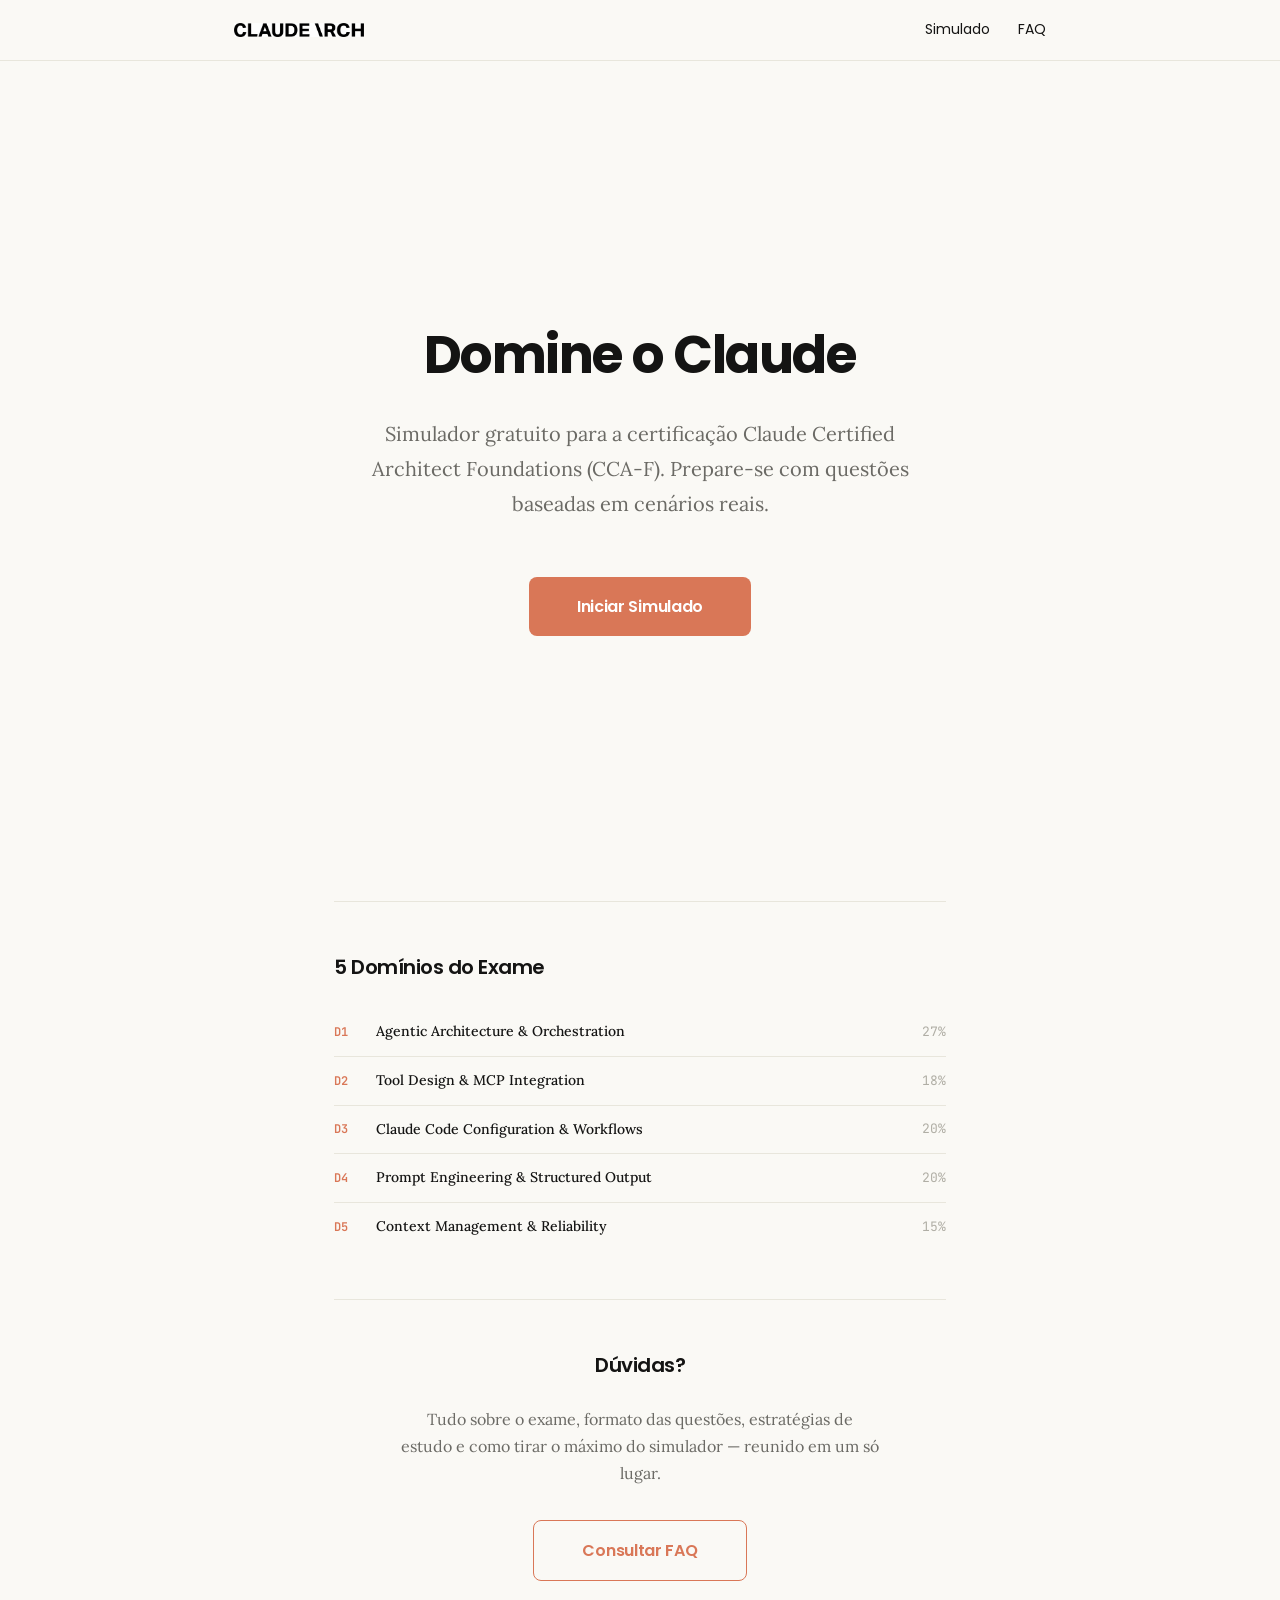
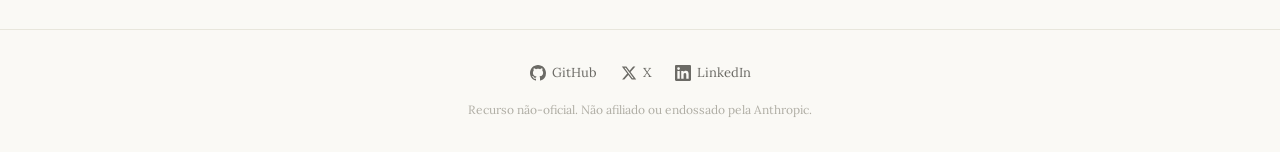
<file: index.html>
<!DOCTYPE html>
<html lang="pt-BR">
<head>
<meta charset="UTF-8">
<meta name="viewport" content="width=device-width, initial-scale=1.0">
<title>Claude Arch</title>
<link rel="icon" type="image/x-icon" href="favicon.ico" />
<link rel="icon" type="image/png" sizes="32x32" href="favicon-32x32.png" />
<link rel="icon" type="image/png" sizes="16x16" href="favicon-16x16.png" />
<link rel="apple-touch-icon" sizes="180x180" href="apple-touch-icon.png" />
<link rel="manifest" href="site.webmanifest" />
<meta name="description" content="337 questões gratuitas para a certificação CCA-F. 5 domínios, score escalado e feedback imediato." />
<meta name="theme-color" content="#faf9f5" />
<meta property="og:title" content="Claude Arch — Simulado CCA-F" />
<meta property="og:description" content="337 questões gratuitas para a certificação CCA-F. 5 domínios, score escalado e feedback imediato." />
<meta property="og:image" content="https://felipebossolani.github.io/claude-arch/og-image.png" />
<meta property="og:type" content="website" />
<meta property="og:url" content="https://felipebossolani.github.io/claude-arch/" />
<link rel="canonical" href="https://felipebossolani.github.io/claude-arch/" />
<meta name="twitter:card" content="summary_large_image" />
<meta name="twitter:title" content="Claude Arch — Simulado CCA-F" />
<meta name="twitter:description" content="337 questões gratuitas para a certificação CCA-F. 5 domínios, score escalado e feedback imediato." />
<meta name="twitter:image" content="https://felipebossolani.github.io/claude-arch/og-image.png" />
<link rel="preconnect" href="https://fonts.googleapis.com">
<link rel="preconnect" href="https://fonts.gstatic.com" crossorigin>
<link href="https://fonts.googleapis.com/css2?family=JetBrains+Mono:wght@400;500;700&family=Poppins:wght@400;500;600;700&family=Lora:ital,wght@0,400;0,500;0,600;0,700;1,400;1,500&display=swap" rel="stylesheet">
<link rel="stylesheet" href="styles.css">
<style>
body { line-height: 1.7; }
.hero { padding: 0; display: flex; flex-direction: column; align-items: center; justify-content: center; min-height: calc(100vh - 60px); text-align: center; }
.hero-title { font-size: 52px; font-weight: 700; letter-spacing: -1.5px; line-height: 1.1; margin-bottom: 32px; }
.hero-subtitle { font-size: 20px; color: var(--text-secondary); line-height: 1.75; margin-bottom: 56px; max-width: 540px; }
.hero-cta { display: inline-block; padding: 16px 48px; background: var(--accent-orange); color: white; font-family: 'Poppins', Arial, sans-serif; font-size: 16px; font-weight: 600; border-radius: var(--radius); text-decoration: none; transition: background 0.15s; letter-spacing: -0.3px; }
.hero-cta:hover { background: #c4694c; }
.hero-cta--secondary { background: transparent; color: var(--accent-orange); border: 1px solid var(--accent-orange); }
.hero-cta--secondary:hover { background: rgba(217,119,87,0.05); }
.faq-cta { text-align: center; padding: 56px 0; }
.faq-cta-text { font-size: 16px; color: var(--text-secondary); line-height: 1.7; max-width: 480px; margin: 0 auto 32px; }
.section { padding: 48px 0; border-top: 1px solid var(--border); }
.section-title { font-size: 20px; font-weight: 600; letter-spacing: -0.5px; margin-bottom: 24px; }
.domain-list { list-style: none; }
.domain-row { display: flex; align-items: center; gap: 14px; padding: 12px 0; border-bottom: 1px solid var(--border); font-size: 14px; }
.domain-row:last-child { border-bottom: none; }
.domain-badge { font-family: 'JetBrains Mono', monospace; font-size: 12px; font-weight: 600; color: var(--accent-orange); width: 28px; flex-shrink: 0; }
.domain-name { flex: 1; font-weight: 500; }
.domain-weight { font-family: 'JetBrains Mono', monospace; font-size: 13px; color: var(--text-muted); }
.sources-text { font-size: 15px; color: var(--text-secondary); line-height: 1.7; }
@media (max-width: 640px) {
  .hero { min-height: calc(100vh - 60px); padding: 40px 0; }
  .hero-title { font-size: 36px; }
  .hero-subtitle { font-size: 17px; }
  .hero-cta { width: 100%; text-align: center; }
  .nav { gap: 16px; }
}
</style>
</head>
<body>

<header class="header">
  <div class="header-inner">
    <a href="index.html" class="logo">
      <img class="logo-icon" src="logo.png" alt="Claude Arch" />
    </a>
    <button class="nav-toggle" aria-label="Menu" onclick="document.querySelector('.nav').classList.toggle('open')">
      <svg viewBox="0 0 24 24" fill="none" stroke-width="2" stroke-linecap="round"><line x1="3" y1="6" x2="21" y2="6"/><line x1="3" y1="12" x2="21" y2="12"/><line x1="3" y1="18" x2="21" y2="18"/></svg>
    </button>
    <nav class="nav" aria-label="Navegação principal">
      <a href="simulado.html" class="nav-link">Simulado</a>
      <a href="faq.html" class="nav-link">FAQ</a>
    </nav>
  </div>
</header>

<main class="main">
  <section class="hero">
    <h1 class="hero-title">Domine o Claude</h1>
    <p class="hero-subtitle">Simulador gratuito para a certificação Claude Certified Architect Foundations (CCA-F). Prepare-se com questões baseadas em cenários reais.</p>
    <a href="simulado.html" class="hero-cta">Iniciar Simulado</a>
  </section>

  <section class="section">
    <h2 class="section-title">5 Domínios do Exame</h2>
    <div class="domain-list">
      <div class="domain-row">
        <span class="domain-badge">D1</span>
        <span class="domain-name">Agentic Architecture &amp; Orchestration</span>
        <span class="domain-weight">27%</span>
      </div>
      <div class="domain-row">
        <span class="domain-badge">D2</span>
        <span class="domain-name">Tool Design &amp; MCP Integration</span>
        <span class="domain-weight">18%</span>
      </div>
      <div class="domain-row">
        <span class="domain-badge">D3</span>
        <span class="domain-name">Claude Code Configuration &amp; Workflows</span>
        <span class="domain-weight">20%</span>
      </div>
      <div class="domain-row">
        <span class="domain-badge">D4</span>
        <span class="domain-name">Prompt Engineering &amp; Structured Output</span>
        <span class="domain-weight">20%</span>
      </div>
      <div class="domain-row">
        <span class="domain-badge">D5</span>
        <span class="domain-name">Context Management &amp; Reliability</span>
        <span class="domain-weight">15%</span>
      </div>
    </div>
  </section>

  <section class="section faq-cta">
    <h2 class="section-title">Dúvidas?</h2>
    <p class="faq-cta-text">Tudo sobre o exame, formato das questões, estratégias de estudo e como tirar o máximo do simulador — reunido em um só lugar.</p>
    <a href="faq.html" class="hero-cta hero-cta--secondary">Consultar FAQ</a>
  </section>

</main>

<footer class="footer">
  <div class="footer-inner">
    <div class="social-links">
      <a href="https://github.com/felipebossolani" target="_blank" rel="noopener noreferrer" class="social-link">
        <svg viewBox="0 0 24 24"><path d="M12 0C5.37 0 0 5.37 0 12c0 5.31 3.435 9.795 8.205 11.385.6.105.825-.255.825-.57 0-.285-.015-1.23-.015-2.235-3.015.555-3.795-.735-4.035-1.41-.135-.345-.72-1.41-1.23-1.695-.42-.225-1.02-.78-.015-.795.945-.015 1.62.87 1.845 1.23 1.08 1.815 2.805 1.305 3.495.99.105-.78.42-1.305.765-1.605-2.67-.3-5.46-1.335-5.46-5.925 0-1.305.465-2.385 1.23-3.225-.12-.3-.54-1.53.12-3.18 0 0 1.005-.315 3.3 1.23.96-.27 1.98-.405 3-.405s2.04.135 3 .405c2.295-1.56 3.3-1.23 3.3-1.23.66 1.65.24 2.88.12 3.18.765.84 1.23 1.905 1.23 3.225 0 4.605-2.805 5.625-5.475 5.925.435.375.81 1.095.81 2.22 0 1.605-.015 2.895-.015 3.3 0 .315.225.69.825.57A12.02 12.02 0 0024 12c0-6.63-5.37-12-12-12z"/></svg>
        GitHub
      </a>
      <a href="https://x.com/felipebossolani" target="_blank" rel="noopener noreferrer" class="social-link">
        <svg viewBox="0 0 24 24"><path d="M18.244 2.25h3.308l-7.227 8.26 8.502 11.24H16.17l-5.214-6.817L4.99 21.75H1.68l7.73-8.835L1.254 2.25H8.08l4.713 6.231zm-1.161 17.52h1.833L7.084 4.126H5.117z"/></svg>
        X
      </a>
      <a href="https://linkedin.com/in/felipebossolani" target="_blank" rel="noopener noreferrer" class="social-link">
        <svg viewBox="0 0 24 24"><path d="M20.447 20.452h-3.554v-5.569c0-1.328-.027-3.037-1.852-3.037-1.853 0-2.136 1.445-2.136 2.939v5.667H9.351V9h3.414v1.561h.046c.477-.9 1.637-1.85 3.37-1.85 3.601 0 4.267 2.37 4.267 5.455v6.286zM5.337 7.433a2.062 2.062 0 01-2.063-2.065 2.064 2.064 0 112.063 2.065zm1.782 13.019H3.555V9h3.564v11.452zM22.225 0H1.771C.792 0 0 .774 0 1.729v20.542C0 23.227.792 24 1.771 24h20.451C23.2 24 24 23.227 24 22.271V1.729C24 .774 23.2 0 22.222 0h.003z"/></svg>
        LinkedIn
      </a>
    </div>
    <div class="footer-disclaimer">Recurso não-oficial. Não afiliado ou endossado pela Anthropic.</div>
  </div>
</footer>

</body>
</html>
</file>
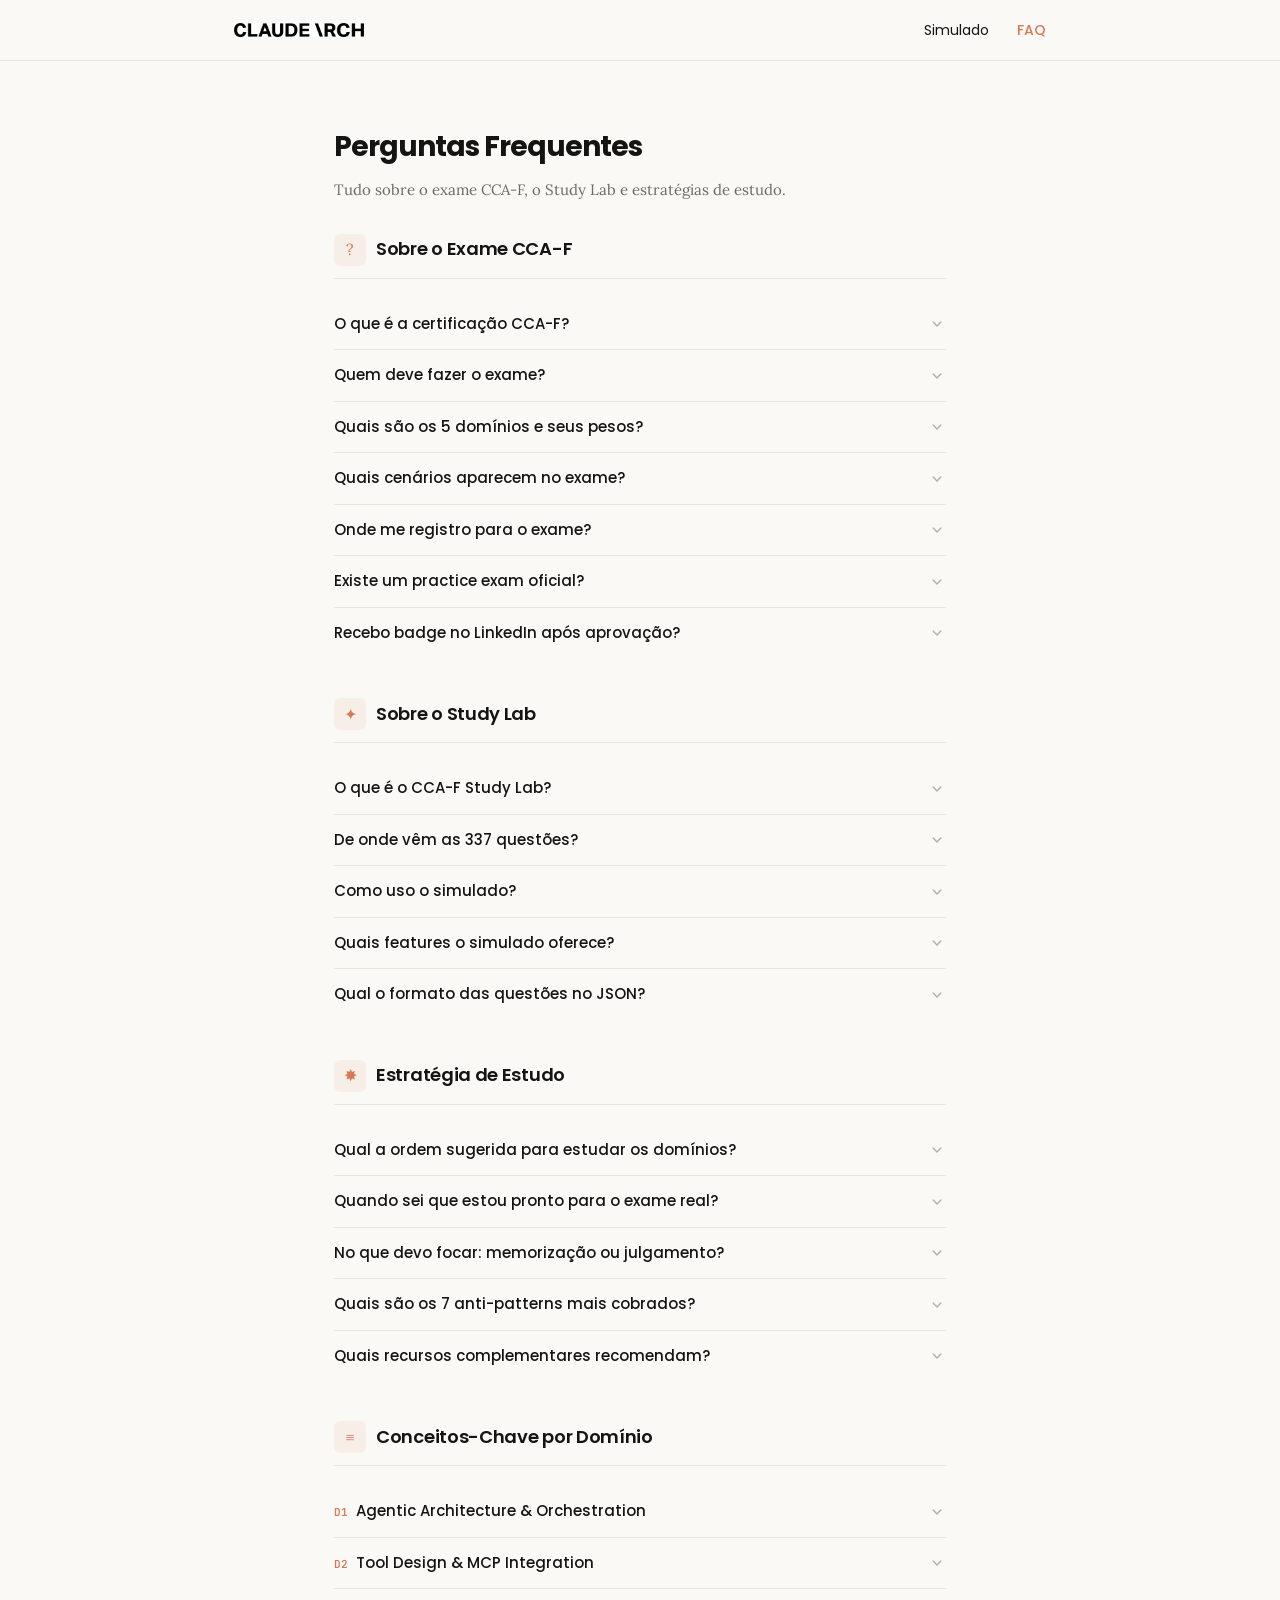
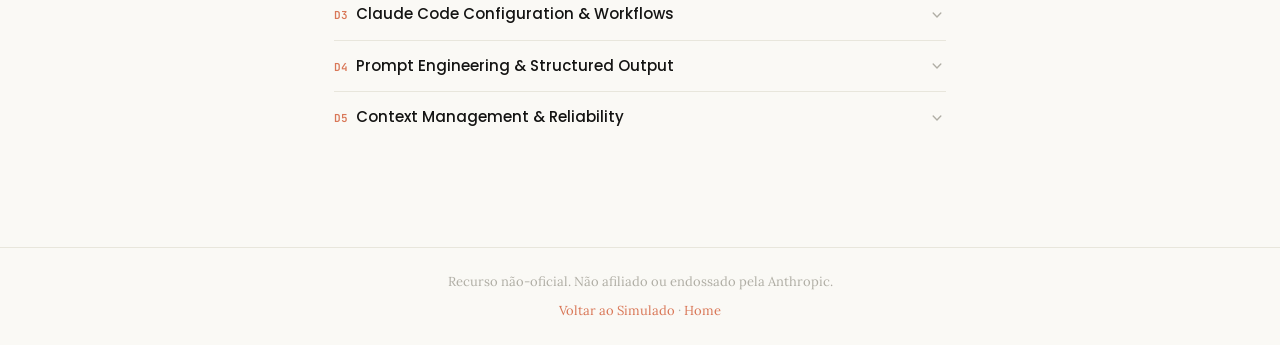
<file: ccaf-faq.html>
<!DOCTYPE html>
<html lang="pt-BR">
<head>
<meta charset="UTF-8">
<meta name="viewport" content="width=device-width, initial-scale=1.0">
<title>CCA-F Study Lab — FAQ</title>
<link rel="icon" type="image/png" href="favicon.png" />
<meta name="description" content="Simulado interativo com 337 questões para a certificação Claude Certified Architect — Foundations (CCA-F). Cobrindo todos os 5 domínios do exame." />
<meta name="theme-color" content="#faf9f5" />
<meta property="og:title" content="CCA-F Study Lab — Simulado Claude Certified Architect" />
<meta property="og:description" content="337 questões de prática para a certificação Claude Certified Architect — Foundations. 5 domínios, 6 fontes, score escalado, feedback imediato." />
<meta property="og:image" content="https://felipebossolani.github.io/claude-arch/og-image.png" />
<meta property="og:type" content="website" />
<meta name="twitter:card" content="summary_large_image" />
<meta name="twitter:title" content="CCA-F Study Lab" />
<meta name="twitter:description" content="337 questões para a certificação Claude Certified Architect — Foundations" />
<meta name="twitter:image" content="https://felipebossolani.github.io/claude-arch/og-image.png" />
<link href="https://fonts.googleapis.com/css2?family=JetBrains+Mono:wght@400;500;700&family=Poppins:wght@400;500;600;700&family=Lora:ital,wght@0,400;0,500;0,600;0,700;1,400;1,500&display=swap" rel="stylesheet">
<link rel="stylesheet" href="styles.css">
<style>
.hero-title, .section-title { font-family: 'Poppins', Arial, sans-serif; }
.container { max-width: 660px; }

/* Hero */
.hero { padding: 40px 0 32px; }
.hero-title {
  font-family: 'Poppins', Arial, sans-serif;
  font-size: 28px; font-weight: 700; letter-spacing: -1px; margin-bottom: 8px;
}
.hero-subtitle { color: var(--text-secondary); font-size: 15px; }

/* Section */
.section { margin-bottom: 40px; }
.section-header {
  display: flex; align-items: center; gap: 10px; margin-bottom: 20px;
  padding-bottom: 12px; border-bottom: 1px solid var(--border);
}
.section-icon {
  width: 32px; height: 32px; border-radius: 6px;
  display: flex; align-items: center; justify-content: center;
  font-size: 16px; flex-shrink: 0;
  background: rgba(217,119,87,0.08); color: var(--accent-orange);
}
.section-title {
  font-family: 'Poppins', Arial, sans-serif;
  font-size: 18px; font-weight: 600; letter-spacing: -0.3px;
}

/* Accordion */
.faq-item {
  border-bottom: 1px solid var(--border);
  overflow: hidden; transition: border-color 0.2s;
}
.faq-item:last-child { border-bottom: none; }
.faq-question {
  padding: 14px 0; cursor: pointer; user-select: none;
  display: flex; align-items: center; justify-content: space-between; gap: 16px;
  font-family: 'Poppins', Arial, sans-serif;
  font-weight: 500; font-size: 15px; line-height: 1.5;
}
.faq-question:hover { color: var(--accent-orange); }
.faq-chevron {
  flex-shrink: 0; width: 18px; height: 18px;
  transition: transform 0.25s ease;
  color: var(--text-muted);
}
.faq-item.open .faq-chevron { transform: rotate(180deg); }
.faq-answer { max-height: 0; overflow: hidden; transition: max-height 0.35s ease; }
.faq-answer-inner {
  padding: 0 0 16px;
  font-size: 14px; color: var(--text-secondary); line-height: 1.7;
}
.faq-answer-inner p { margin-bottom: 10px; }
.faq-answer-inner p:last-child { margin-bottom: 0; }
.faq-answer-inner strong { color: var(--text-primary); }
.faq-answer-inner code {
  background: rgba(106,155,204,0.1); padding: 2px 6px; border-radius: 4px;
  font-size: 13px; color: #5a87b5;
}
.faq-answer-inner a { color: var(--accent-orange); text-decoration: none; }
.faq-answer-inner a:hover { text-decoration: underline; }
.faq-answer-inner ul, .faq-answer-inner ol { margin: 8px 0 12px 20px; }
.faq-answer-inner li { margin-bottom: 4px; }

/* Domain table */
.domain-table { width: 100%; border-collapse: collapse; margin: 12px 0; font-size: 13px; }
.domain-table th {
  text-align: left; padding: 6px 10px; font-weight: 600;
  border-bottom: 1px solid var(--border); color: var(--text-muted);
  font-family: 'JetBrains Mono', monospace; font-size: 11px; text-transform: uppercase; letter-spacing: 0.5px;
}
.domain-table td { padding: 6px 10px; border-bottom: 1px solid var(--border); }
.domain-badge {
  font-family: 'JetBrains Mono', monospace;
  font-size: 11px; font-weight: 600; color: var(--accent-orange);
}

/* Info box */
.info-box {
  background: rgba(106,155,204,0.06);
  border-left: 3px solid var(--accent-blue);
  border-radius: 0 6px 6px 0;
  padding: 10px 14px; margin: 10px 0; font-size: 13px;
}
.warning-box {
  background: rgba(217,119,87,0.06);
  border-left: 3px solid var(--accent-orange);
  border-radius: 0 6px 6px 0;
  padding: 10px 14px; margin: 10px 0; font-size: 13px;
}

/* Concept cards */
.concept-grid { display: grid; gap: 8px; margin: 12px 0; }
.concept-item {
  display: flex; gap: 8px; align-items: baseline;
  font-size: 13px; line-height: 1.6;
}
.concept-bullet {
  flex-shrink: 0; width: 6px; height: 6px; border-radius: 50%;
  margin-top: 8px;
}

/* Footer */
.footer {
  border-top: 1px solid var(--border);
  padding: 24px 0; margin-top: 40px;
  text-align: center; font-size: 13px; color: var(--text-muted);
}
.footer a { color: var(--accent-orange); text-decoration: none; }
.footer a:hover { text-decoration: underline; }

@media (max-width: 640px) {
  .header-inner { gap: 12px; }
  .hero-title { font-size: 22px; }
  .faq-question { font-size: 14px; }
  .nav { gap: 16px; }
}
</style>
</head>
<body>

<header class="header">
  <div class="header-inner">
    <a href="index.html" class="logo">
      <img class="logo-icon" src="logo.png" alt="CCA-F Study Lab" />
    </a>
    <nav class="nav">
      <a href="simulado.html" class="nav-link">Simulado</a>
      <a href="ccaf-faq.html" class="nav-link nav-link--active">FAQ</a>
    </nav>
  </div>
</header>

<main class="container">
  <div class="hero">
    <h1 class="hero-title">Perguntas Frequentes</h1>
    <p class="hero-subtitle">Tudo sobre o exame CCA-F, o Study Lab e estratégias de estudo.</p>
  </div>

  <!-- ═══════════════════════════════════ -->
  <!-- SOBRE O EXAME CCA-F               -->
  <!-- ═══════════════════════════════════ -->
  <div class="section">
    <div class="section-header">
      <div class="section-icon">?</div>
      <h2 class="section-title">Sobre o Exame CCA-F</h2>
    </div>

    <div class="faq-item">
      <div class="faq-question" role="button" tabindex="0" aria-expanded="false">
        O que é a certificação CCA-F?
        <svg class="faq-chevron" viewBox="0 0 20 20" fill="currentColor"><path fill-rule="evenodd" d="M5.23 7.21a.75.75 0 011.06.02L10 11.168l3.71-3.938a.75.75 0 111.08 1.04l-4.25 4.5a.75.75 0 01-1.08 0l-4.25-4.5a.75.75 0 01.02-1.06z"/></svg>
      </div>
      <div class="faq-answer"><div class="faq-answer-inner">
        <p>A <strong>Claude Certified Architect — Foundations (CCA-F)</strong> é a certificação de nível 301 da Anthropic para arquitetos de soluções que trabalham com Claude.</p>
        <table class="domain-table">
          <tr><td><strong>Formato</strong></td><td>60 questões de múltipla escolha</td></tr>
          <tr><td><strong>Duração</strong></td><td>120 minutos</td></tr>
          <tr><td><strong>Score mínimo</strong></td><td>720 / 1000 (escala de 100–1000)</td></tr>
          <tr><td><strong>Custo</strong></td><td>$99 USD</td></tr>
          <tr><td><strong>Tentativas</strong></td><td>1 tentativa por compra</td></tr>
          <tr><td><strong>Proctoring</strong></td><td>Online, via ProctorFree</td></tr>
        </table>
        <p>Após aprovação, você recebe um badge digital para adicionar ao LinkedIn.</p>
      </div></div>
    </div>

    <div class="faq-item">
      <div class="faq-question" role="button" tabindex="0" aria-expanded="false">
        Quem deve fazer o exame?
        <svg class="faq-chevron" viewBox="0 0 20 20" fill="currentColor"><path fill-rule="evenodd" d="M5.23 7.21a.75.75 0 011.06.02L10 11.168l3.71-3.938a.75.75 0 111.08 1.04l-4.25 4.5a.75.75 0 01-1.08 0l-4.25-4.5a.75.75 0 01.02-1.06z"/></svg>
      </div>
      <div class="faq-answer"><div class="faq-answer-inner">
        <p>O exame é voltado para <strong>solution architects</strong> com pelo menos <strong>6 meses de experiência prática</strong> com o ecossistema Claude, incluindo:</p>
        <ul>
          <li>Claude APIs (Messages API, tool use)</li>
          <li>Agent SDK e padrões de agentes</li>
          <li>Claude Code (CLI, configuração, workflows)</li>
          <li>Model Context Protocol (MCP)</li>
        </ul>
        <p>Se você é desenvolvedor, CTO ou tech lead que usa Claude em produção, este é o exame certo.</p>
      </div></div>
    </div>

    <div class="faq-item">
      <div class="faq-question" role="button" tabindex="0" aria-expanded="false">
        Quais são os 5 domínios e seus pesos?
        <svg class="faq-chevron" viewBox="0 0 20 20" fill="currentColor"><path fill-rule="evenodd" d="M5.23 7.21a.75.75 0 011.06.02L10 11.168l3.71-3.938a.75.75 0 111.08 1.04l-4.25 4.5a.75.75 0 01-1.08 0l-4.25-4.5a.75.75 0 01.02-1.06z"/></svg>
      </div>
      <div class="faq-answer"><div class="faq-answer-inner">
        <table class="domain-table">
          <thead><tr><th>Domínio</th><th>Título</th><th>Peso</th></tr></thead>
          <tbody>
            <tr><td><span class="domain-badge">D1</span></td><td>Agentic Architecture &amp; Orchestration</td><td><strong>27%</strong></td></tr>
            <tr><td><span class="domain-badge">D2</span></td><td>Tool Design &amp; MCP Integration</td><td><strong>18%</strong></td></tr>
            <tr><td><span class="domain-badge">D3</span></td><td>Claude Code Configuration &amp; Workflows</td><td><strong>20%</strong></td></tr>
            <tr><td><span class="domain-badge">D4</span></td><td>Prompt Engineering &amp; Structured Output</td><td><strong>20%</strong></td></tr>
            <tr><td><span class="domain-badge">D5</span></td><td>Context Management &amp; Reliability</td><td><strong>15%</strong></td></tr>
          </tbody>
        </table>
        <p>D1 sozinho vale mais de um quarto do exame — é o domínio mais importante.</p>
      </div></div>
    </div>

    <div class="faq-item">
      <div class="faq-question" role="button" tabindex="0" aria-expanded="false">
        Quais cenários aparecem no exame?
        <svg class="faq-chevron" viewBox="0 0 20 20" fill="currentColor"><path fill-rule="evenodd" d="M5.23 7.21a.75.75 0 011.06.02L10 11.168l3.71-3.938a.75.75 0 111.08 1.04l-4.25 4.5a.75.75 0 01-1.08 0l-4.25-4.5a.75.75 0 01.02-1.06z"/></svg>
      </div>
      <div class="faq-answer"><div class="faq-answer-inner">
        <p>Existem <strong>6 cenários</strong> no banco do exame. Em cada tentativa, <strong>4 são sorteados</strong>:</p>
        <ol>
          <li><strong>Customer Support Resolution Agent</strong> — loops agênticos, tool design, escalation</li>
          <li><strong>Code Generation with Claude Code</strong> — CLAUDE.md, plan mode, slash commands</li>
          <li><strong>Multi-Agent Research System</strong> — coordinator patterns, error propagation, context</li>
          <li><strong>Developer Productivity with Claude</strong> — built-in tools, MCP integration</li>
          <li><strong>Claude Code for CI/CD</strong> — non-interactive mode, structured output, batch</li>
          <li><strong>Structured Data Extraction</strong> — JSON schemas, validation loops, human review</li>
        </ol>
        <p>As questões são contextualizadas dentro desses cenários, exigindo julgamento arquitetural aplicado.</p>
      </div></div>
    </div>

    <div class="faq-item">
      <div class="faq-question" role="button" tabindex="0" aria-expanded="false">
        Onde me registro para o exame?
        <svg class="faq-chevron" viewBox="0 0 20 20" fill="currentColor"><path fill-rule="evenodd" d="M5.23 7.21a.75.75 0 011.06.02L10 11.168l3.71-3.938a.75.75 0 111.08 1.04l-4.25 4.5a.75.75 0 01-1.08 0l-4.25-4.5a.75.75 0 01.02-1.06z"/></svg>
      </div>
      <div class="faq-answer"><div class="faq-answer-inner">
        <p>O registro é feito na <a href="https://anthropic.skilljar.com" target="_blank">Anthropic Academy (anthropic.skilljar.com)</a>. Lá você encontra os cursos preparatórios gratuitos e o link para comprar o voucher do exame ($99).</p>
      </div></div>
    </div>

    <div class="faq-item">
      <div class="faq-question" role="button" tabindex="0" aria-expanded="false">
        Existe um practice exam oficial?
        <svg class="faq-chevron" viewBox="0 0 20 20" fill="currentColor"><path fill-rule="evenodd" d="M5.23 7.21a.75.75 0 011.06.02L10 11.168l3.71-3.938a.75.75 0 111.08 1.04l-4.25 4.5a.75.75 0 01-1.08 0l-4.25-4.5a.75.75 0 01.02-1.06z"/></svg>
      </div>
      <div class="faq-answer"><div class="faq-answer-inner">
        <p>Sim. A Anthropic disponibiliza um <strong>practice exam com 60 questões</strong> no Skilljar, gratuito. Ele simula o formato real do exame.</p>
        <div class="info-box">
          <strong>Dica:</strong> Tente tirar <strong>900+ no practice exam</strong> antes de agendar o exame real. Se você está consistentemente acima de 900, provavelmente está pronto.
        </div>
      </div></div>
    </div>

    <div class="faq-item">
      <div class="faq-question" role="button" tabindex="0" aria-expanded="false">
        Recebo badge no LinkedIn após aprovação?
        <svg class="faq-chevron" viewBox="0 0 20 20" fill="currentColor"><path fill-rule="evenodd" d="M5.23 7.21a.75.75 0 011.06.02L10 11.168l3.71-3.938a.75.75 0 111.08 1.04l-4.25 4.5a.75.75 0 01-1.08 0l-4.25-4.5a.75.75 0 01.02-1.06z"/></svg>
      </div>
      <div class="faq-answer"><div class="faq-answer-inner">
        <p>Sim. Após aprovação, a Anthropic emite um <strong>badge digital</strong> que pode ser adicionado ao seu perfil do LinkedIn como credencial verificável.</p>
      </div></div>
    </div>
  </div>

  <!-- ═══════════════════════════════════ -->
  <!-- SOBRE O STUDY LAB                  -->
  <!-- ═══════════════════════════════════ -->
  <div class="section">
    <div class="section-header">
      <div class="section-icon">&#x2726;</div>
      <h2 class="section-title">Sobre o Study Lab</h2>
    </div>

    <div class="faq-item">
      <div class="faq-question" role="button" tabindex="0" aria-expanded="false">
        O que é o CCA-F Study Lab?
        <svg class="faq-chevron" viewBox="0 0 20 20" fill="currentColor"><path fill-rule="evenodd" d="M5.23 7.21a.75.75 0 011.06.02L10 11.168l3.71-3.938a.75.75 0 111.08 1.04l-4.25 4.5a.75.75 0 01-1.08 0l-4.25-4.5a.75.75 0 01.02-1.06z"/></svg>
      </div>
      <div class="faq-answer"><div class="faq-answer-inner">
        <p>Um <strong>repositório de estudos não-oficial</strong> com um simulado interativo para a certificação CCA-F. Criado por e para a comunidade de devs que estão se preparando para o exame.</p>
        <div class="warning-box">
          <strong>Aviso:</strong> Este projeto não é afiliado nem endossado pela Anthropic.
        </div>
      </div></div>
    </div>

    <div class="faq-item">
      <div class="faq-question" role="button" tabindex="0" aria-expanded="false">
        De onde vêm as 337 questões?
        <svg class="faq-chevron" viewBox="0 0 20 20" fill="currentColor"><path fill-rule="evenodd" d="M5.23 7.21a.75.75 0 011.06.02L10 11.168l3.71-3.938a.75.75 0 111.08 1.04l-4.25 4.5a.75.75 0 01-1.08 0l-4.25-4.5a.75.75 0 01.02-1.06z"/></svg>
      </div>
      <div class="faq-answer"><div class="faq-answer-inner">
        <p>As questões foram coletadas e deduplicadas de <strong>6 fontes</strong>:</p>
        <table class="domain-table">
          <thead><tr><th>Fonte</th><th>Qtd</th><th>Origem</th></tr></thead>
          <tbody>
            <tr><td>official-exam-guide</td><td>11</td><td>Anthropic Exam Guide</td></tr>
            <tr><td>community-generated</td><td>45</td><td>Baseadas nos task statements</td></tr>
            <tr><td>sgridworks</td><td>100</td><td><a href="https://github.com/SGridworks/claude-certified-architect-training" target="_blank">SGridworks repo</a></td></tr>
            <tr><td>sgridworks-fullexam</td><td>49</td><td>SGridworks full exam</td></tr>
            <tr><td>olivier-alter</td><td>74</td><td><a href="https://github.com/OlivierAlter/Claude-Certified-Architect-Foundations-Certification-Exam" target="_blank">OlivierAlter repo</a></td></tr>
            <tr><td>paullarionov</td><td>58</td><td><a href="https://github.com/paullarionov/claude-certified-architect" target="_blank">PaulLarionov repo</a></td></tr>
          </tbody>
        </table>
      </div></div>
    </div>

    <div class="faq-item">
      <div class="faq-question" role="button" tabindex="0" aria-expanded="false">
        Como uso o simulado?
        <svg class="faq-chevron" viewBox="0 0 20 20" fill="currentColor"><path fill-rule="evenodd" d="M5.23 7.21a.75.75 0 011.06.02L10 11.168l3.71-3.938a.75.75 0 111.08 1.04l-4.25 4.5a.75.75 0 01-1.08 0l-4.25-4.5a.75.75 0 01.02-1.06z"/></svg>
      </div>
      <div class="faq-answer"><div class="faq-answer-inner">
        <p>Abra o <a href="simulado.html">simulado</a> no navegador (funciona offline, zero dependências). Na tela inicial:</p>
        <ol>
          <li><strong>Selecione domínios</strong> — escolha D1–D5 individualmente ou todos</li>
          <li><strong>Modo de feedback</strong> — <code>Imediato</code> (revela ao clicar) ou <code>No final</code> (confirma antes)</li>
          <li><strong>Ordem</strong> — <code>Embaralhar</code> ou <code>Sequencial</code></li>
          <li>Clique <strong>Iniciar</strong></li>
        </ol>
      </div></div>
    </div>

    <div class="faq-item">
      <div class="faq-question" role="button" tabindex="0" aria-expanded="false">
        Quais features o simulado oferece?
        <svg class="faq-chevron" viewBox="0 0 20 20" fill="currentColor"><path fill-rule="evenodd" d="M5.23 7.21a.75.75 0 011.06.02L10 11.168l3.71-3.938a.75.75 0 111.08 1.04l-4.25 4.5a.75.75 0 01-1.08 0l-4.25-4.5a.75.75 0 01.02-1.06z"/></svg>
      </div>
      <div class="faq-answer"><div class="faq-answer-inner">
        <ul>
          <li><strong>Score escalado</strong> — 100 a 1000 (mesmo formato do exame real)</li>
          <li><strong>Breakdown por domínio</strong> — veja onde está forte e onde precisa melhorar</li>
          <li><strong>Refazer erradas</strong> — embaralha apenas as questões que você errou para drill down</li>
          <li><strong>Funciona offline</strong> — HTML self-contained, sem server</li>
          <li><strong>Explicações detalhadas</strong> — cada questão tem explicação da resposta correta e por que as alternativas estão erradas</li>
        </ul>
      </div></div>
    </div>

    <div class="faq-item">
      <div class="faq-question" role="button" tabindex="0" aria-expanded="false">
        Qual o formato das questões no JSON?
        <svg class="faq-chevron" viewBox="0 0 20 20" fill="currentColor"><path fill-rule="evenodd" d="M5.23 7.21a.75.75 0 011.06.02L10 11.168l3.71-3.938a.75.75 0 111.08 1.04l-4.25 4.5a.75.75 0 01-1.08 0l-4.25-4.5a.75.75 0 01.02-1.06z"/></svg>
      </div>
      <div class="faq-answer"><div class="faq-answer-inner">
        <p>Cada questão em <code>all_questions.json</code> segue este schema:</p>
        <pre style="background:var(--bg-secondary);padding:16px;border-radius:8px;overflow-x:auto;margin:12px 0;font-size:13px;line-height:1.5;"><code>{
  "id": "D1-001",
  "source": "official-exam-guide",
  "scenario": "Customer Support Resolution Agent",
  "task_statement": "1.4",
  "question": "Texto da pergunta...",
  "options": { "A": "...", "B": "...", "C": "...", "D": "..." },
  "correct": "A",
  "explanation": "Explicação detalhada...",
  "domain": "D1"
}</code></pre>
      </div></div>
    </div>
  </div>

  <!-- ═══════════════════════════════════ -->
  <!-- ESTRATÉGIA DE ESTUDO               -->
  <!-- ═══════════════════════════════════ -->
  <div class="section">
    <div class="section-header">
      <div class="section-icon">&#x2738;</div>
      <h2 class="section-title">Estratégia de Estudo</h2>
    </div>

    <div class="faq-item">
      <div class="faq-question" role="button" tabindex="0" aria-expanded="false">
        Qual a ordem sugerida para estudar os domínios?
        <svg class="faq-chevron" viewBox="0 0 20 20" fill="currentColor"><path fill-rule="evenodd" d="M5.23 7.21a.75.75 0 011.06.02L10 11.168l3.71-3.938a.75.75 0 111.08 1.04l-4.25 4.5a.75.75 0 01-1.08 0l-4.25-4.5a.75.75 0 01.02-1.06z"/></svg>
      </div>
      <div class="faq-answer"><div class="faq-answer-inner">
        <p><strong>Por peso no exame:</strong></p>
        <ol>
          <li><span class="domain-badge">D1</span> Agentic Architecture — <strong>27%</strong> (maior peso, comece aqui)</li>
          <li><span class="domain-badge">D3</span> Claude Code Config — <strong>20%</strong></li>
          <li><span class="domain-badge">D4</span> Prompt Engineering — <strong>20%</strong></li>
          <li><span class="domain-badge">D2</span> Tool Design &amp; MCP — <strong>18%</strong></li>
          <li><span class="domain-badge">D5</span> Context &amp; Reliability — <strong>15%</strong></li>
        </ol>
        <p><strong>Alternativa — por familiaridade:</strong> se você já usa Claude Code no dia a dia, comece por D3 para consolidar o que já sabe, e depois ataque D1.</p>
      </div></div>
    </div>

    <div class="faq-item">
      <div class="faq-question" role="button" tabindex="0" aria-expanded="false">
        Quando sei que estou pronto para o exame real?
        <svg class="faq-chevron" viewBox="0 0 20 20" fill="currentColor"><path fill-rule="evenodd" d="M5.23 7.21a.75.75 0 011.06.02L10 11.168l3.71-3.938a.75.75 0 111.08 1.04l-4.25 4.5a.75.75 0 01-1.08 0l-4.25-4.5a.75.75 0 01.02-1.06z"/></svg>
      </div>
      <div class="faq-answer"><div class="faq-answer-inner">
        <p>Faça o <strong>practice exam oficial no Skilljar</strong>. Se você tirar consistentemente <strong>900+</strong>, provavelmente está pronto.</p>
        <div class="info-box">
          O exame real tem 60 questões e exige 720 para aprovação. Uma margem de 180 pontos (900 vs 720) dá confiança suficiente para lidar com questões mais difíceis ou cenários desconhecidos.
        </div>
      </div></div>
    </div>

    <div class="faq-item">
      <div class="faq-question" role="button" tabindex="0" aria-expanded="false">
        No que devo focar: memorização ou julgamento?
        <svg class="faq-chevron" viewBox="0 0 20 20" fill="currentColor"><path fill-rule="evenodd" d="M5.23 7.21a.75.75 0 011.06.02L10 11.168l3.71-3.938a.75.75 0 111.08 1.04l-4.25 4.5a.75.75 0 01-1.08 0l-4.25-4.5a.75.75 0 01.02-1.06z"/></svg>
      </div>
      <div class="faq-answer"><div class="faq-answer-inner">
        <p><strong>Julgamento arquitetural.</strong> O exame não testa se você decorou APIs — ele testa se você sabe escolher a abordagem certa para cada situação. Muitas questões apresentam opções que "parecem certas" mas são anti-patterns.</p>
        <p>Foque em entender <strong>por que</strong> cada alternativa errada está errada, não apenas qual é a correta.</p>
      </div></div>
    </div>

    <div class="faq-item">
      <div class="faq-question" role="button" tabindex="0" aria-expanded="false">
        Quais são os 7 anti-patterns mais cobrados?
        <svg class="faq-chevron" viewBox="0 0 20 20" fill="currentColor"><path fill-rule="evenodd" d="M5.23 7.21a.75.75 0 011.06.02L10 11.168l3.71-3.938a.75.75 0 111.08 1.04l-4.25 4.5a.75.75 0 01-1.08 0l-4.25-4.5a.75.75 0 01.02-1.06z"/></svg>
      </div>
      <div class="faq-answer"><div class="faq-answer-inner">
        <ol>
          <li><strong>Parsing natural language para loop termination</strong> — usar <code>stop_reason</code> em vez de tentar interpretar texto</li>
          <li><strong>Arbitrary iteration caps</strong> — limites fixos sem critério de convergência real</li>
          <li><strong>Prompt-only enforcement para business rules</strong> — regras críticas precisam de enforcement programático, não apenas instruções no prompt</li>
          <li><strong>Subagent context leakage</strong> — agentes filhos não devem vazar contexto entre si sem controle</li>
          <li><strong>Ambiguous tool descriptions</strong> — descriptions são o mecanismo primário de seleção de tools pelo modelo</li>
          <li><strong>Self-review no mesmo contexto</strong> — o modelo revisando seu próprio output no mesmo context window tende a confirmar erros</li>
          <li><strong>Progressive summarization sem preservar dados críticos</strong> — sumarização que descarta informações essenciais</li>
        </ol>
      </div></div>
    </div>

    <div class="faq-item">
      <div class="faq-question" role="button" tabindex="0" aria-expanded="false">
        Quais recursos complementares recomendam?
        <svg class="faq-chevron" viewBox="0 0 20 20" fill="currentColor"><path fill-rule="evenodd" d="M5.23 7.21a.75.75 0 011.06.02L10 11.168l3.71-3.938a.75.75 0 111.08 1.04l-4.25 4.5a.75.75 0 01-1.08 0l-4.25-4.5a.75.75 0 01.02-1.06z"/></svg>
      </div>
      <div class="faq-answer"><div class="faq-answer-inner">
        <ul>
          <li><a href="https://anthropic.skilljar.com" target="_blank">Anthropic Academy</a> — cursos oficiais gratuitos + practice exam</li>
          <li><a href="https://github.com/SGridworks/claude-certified-architect-training" target="_blank">SGridworks RPG</a> — treinamento gamificado</li>
          <li><a href="https://claudecertifications.com" target="_blank">claudecertifications.com</a> — 25 questões grátis + study guides</li>
          <li><a href="https://www.certsafari.com/anthropic/claude-certified-architect" target="_blank">CertSafari</a> — 360 flashcards</li>
        </ul>
      </div></div>
    </div>
  </div>

  <!-- ═══════════════════════════════════ -->
  <!-- CONCEITOS-CHAVE POR DOMÍNIO        -->
  <!-- ═══════════════════════════════════ -->
  <div class="section">
    <div class="section-header">
      <div class="section-icon">&#x2261;</div>
      <h2 class="section-title">Conceitos-Chave por Domínio</h2>
    </div>

    <div class="faq-item">
      <div class="faq-question" role="button" tabindex="0" aria-expanded="false">
        <span><span class="domain-badge">D1</span>&nbsp; Agentic Architecture &amp; Orchestration</span>
        <svg class="faq-chevron" viewBox="0 0 20 20" fill="currentColor"><path fill-rule="evenodd" d="M5.23 7.21a.75.75 0 011.06.02L10 11.168l3.71-3.938a.75.75 0 111.08 1.04l-4.25 4.5a.75.75 0 01-1.08 0l-4.25-4.5a.75.75 0 01.02-1.06z"/></svg>
      </div>
      <div class="faq-answer"><div class="faq-answer-inner">
        <ul>
          <li><code>stop_reason</code> — use <code>tool_use</code> vs <code>end_turn</code> para controlar loops agênticos (nunca parse NL)</li>
          <li><strong>Hub-and-spoke</strong> — padrão de coordenação com agente central que delega para subagentes especializados</li>
          <li><strong>Task tool</strong> — mecanismo para criar e gerenciar subagentes com contexto isolado</li>
          <li><code>allowedTools</code> — restringe quais tools cada agente/subagente pode usar</li>
          <li><strong>PostToolUse hooks</strong> — interceptam resultados de tools para validação, logging ou transformação</li>
          <li><strong>Context isolation</strong> — subagentes devem operar com contexto separado para evitar leakage</li>
        </ul>
      </div></div>
    </div>

    <div class="faq-item">
      <div class="faq-question" role="button" tabindex="0" aria-expanded="false">
        <span><span class="domain-badge">D2</span>&nbsp; Tool Design &amp; MCP Integration</span>
        <svg class="faq-chevron" viewBox="0 0 20 20" fill="currentColor"><path fill-rule="evenodd" d="M5.23 7.21a.75.75 0 011.06.02L10 11.168l3.71-3.938a.75.75 0 111.08 1.04l-4.25 4.5a.75.75 0 01-1.08 0l-4.25-4.5a.75.75 0 01.02-1.06z"/></svg>
      </div>
      <div class="faq-answer"><div class="faq-answer-inner">
        <ul>
          <li><strong>Tool descriptions</strong> — mecanismo primário de seleção; descriptions claras e específicas > nomes genéricos</li>
          <li><code>isError</code> flag — indica ao modelo que o resultado da tool é um erro (permite recovery inteligente)</li>
          <li><code>errorCategory</code> — categorize erros: <code>transient</code>, <code>validation</code>, <code>permission</code>, <code>business_logic</code></li>
          <li><code>tool_choice</code> — controla seleção: <code>auto</code> (modelo decide), <code>any</code> (deve usar alguma tool), <code>forced</code> (tool específica)</li>
          <li><code>.mcp.json</code> vs <code>~/.claude.json</code> — configuração de MCP servers por projeto vs global</li>
        </ul>
      </div></div>
    </div>

    <div class="faq-item">
      <div class="faq-question" role="button" tabindex="0" aria-expanded="false">
        <span><span class="domain-badge">D3</span>&nbsp; Claude Code Configuration &amp; Workflows</span>
        <svg class="faq-chevron" viewBox="0 0 20 20" fill="currentColor"><path fill-rule="evenodd" d="M5.23 7.21a.75.75 0 011.06.02L10 11.168l3.71-3.938a.75.75 0 111.08 1.04l-4.25 4.5a.75.75 0 01-1.08 0l-4.25-4.5a.75.75 0 01.02-1.06z"/></svg>
      </div>
      <div class="faq-answer"><div class="faq-answer-inner">
        <ul>
          <li><strong>CLAUDE.md hierarchy</strong> — 3 níveis: <code>~/.claude/CLAUDE.md</code> (user) → <code>projeto/CLAUDE.md</code> (project) → <code>subdir/CLAUDE.md</code> (directory)</li>
          <li><code>.claude/rules/</code> — rules com glob patterns para aplicação condicional por tipo de arquivo</li>
          <li><code>.claude/commands/</code> vs <code>.claude/skills/</code> — commands são slash commands customizados; skills têm SKILL.md com frontmatter</li>
          <li><strong>SKILL.md frontmatter</strong> — <code>context: fork</code>, <code>allowed-tools</code>, <code>argument-hint</code> controlam execução</li>
          <li><code>-p</code> flag — modo non-interactive para CI/CD (pipe prompt via stdin ou argumento)</li>
        </ul>
      </div></div>
    </div>

    <div class="faq-item">
      <div class="faq-question" role="button" tabindex="0" aria-expanded="false">
        <span><span class="domain-badge">D4</span>&nbsp; Prompt Engineering &amp; Structured Output</span>
        <svg class="faq-chevron" viewBox="0 0 20 20" fill="currentColor"><path fill-rule="evenodd" d="M5.23 7.21a.75.75 0 011.06.02L10 11.168l3.71-3.938a.75.75 0 111.08 1.04l-4.25 4.5a.75.75 0 01-1.08 0l-4.25-4.5a.75.75 0 01.02-1.06z"/></svg>
      </div>
      <div class="faq-answer"><div class="faq-answer-inner">
        <ul>
          <li><strong>Explicit criteria > vague instructions</strong> — "avalie de 1–5 com estes critérios" > "dê feedback"</li>
          <li><strong>Few-shot para format variation</strong> — exemplos concretos são mais eficazes que descrições de formato</li>
          <li><code>tool_use</code> garante <strong>schema compliance mas NÃO semantic accuracy</strong> — o JSON vai ser válido, mas o conteúdo pode estar errado</li>
          <li><strong>Enum + "other" + detail field</strong> — padrão para categorização flexível sem perder dados inesperados</li>
          <li><strong>Validation-retry loops</strong> — valide output programaticamente e peça correção se inválido</li>
        </ul>
      </div></div>
    </div>

    <div class="faq-item">
      <div class="faq-question" role="button" tabindex="0" aria-expanded="false">
        <span><span class="domain-badge">D5</span>&nbsp; Context Management &amp; Reliability</span>
        <svg class="faq-chevron" viewBox="0 0 20 20" fill="currentColor"><path fill-rule="evenodd" d="M5.23 7.21a.75.75 0 011.06.02L10 11.168l3.71-3.938a.75.75 0 111.08 1.04l-4.25 4.5a.75.75 0 01-1.08 0l-4.25-4.5a.75.75 0 01.02-1.06z"/></svg>
      </div>
      <div class="faq-answer"><div class="faq-answer-inner">
        <ul>
          <li><strong>Lost in the middle effect</strong> — informações no meio de contextos longos são mais facilmente ignoradas</li>
          <li><strong>Progressive summarization risks</strong> — cada rodada de sumarização pode descartar dados que pareciam irrelevantes mas eram críticos</li>
          <li><strong>Information provenance</strong> — rastreie a origem de cada dado para auditoria e debugging</li>
          <li><strong>Confidence self-reporting</strong> — peça ao modelo para reportar seu nível de confiança junto com a resposta</li>
          <li><strong>Graceful degradation com annotated gaps</strong> — quando informação falta, continue operando mas marque explicitamente o que está faltando</li>
        </ul>
      </div></div>
    </div>
  </div>
</main>

<footer class="footer">
  <p>Recurso não-oficial. Não afiliado ou endossado pela Anthropic.</p>
  <p style="margin-top:8px;"><a href="simulado.html">Voltar ao Simulado</a> · <a href="index.html">Home</a></p>
</footer>

<script>
function toggle(el) {
  const item = el.parentElement;
  const answer = item.querySelector('.faq-answer');
  const isOpen = item.classList.contains('open');

  if (isOpen) {
    answer.style.maxHeight = '0';
    item.classList.remove('open');
    el.setAttribute('aria-expanded', 'false');
  } else {
    answer.style.maxHeight = answer.scrollHeight + 'px';
    item.classList.add('open');
    el.setAttribute('aria-expanded', 'true');
  }
}
document.querySelectorAll('.faq-question').forEach(q => {
  q.addEventListener('click', () => toggle(q));
  q.addEventListener('keydown', e => { if (e.key === 'Enter' || e.key === ' ') { e.preventDefault(); toggle(q); } });
});
</script>
</body>
</html>
</file>
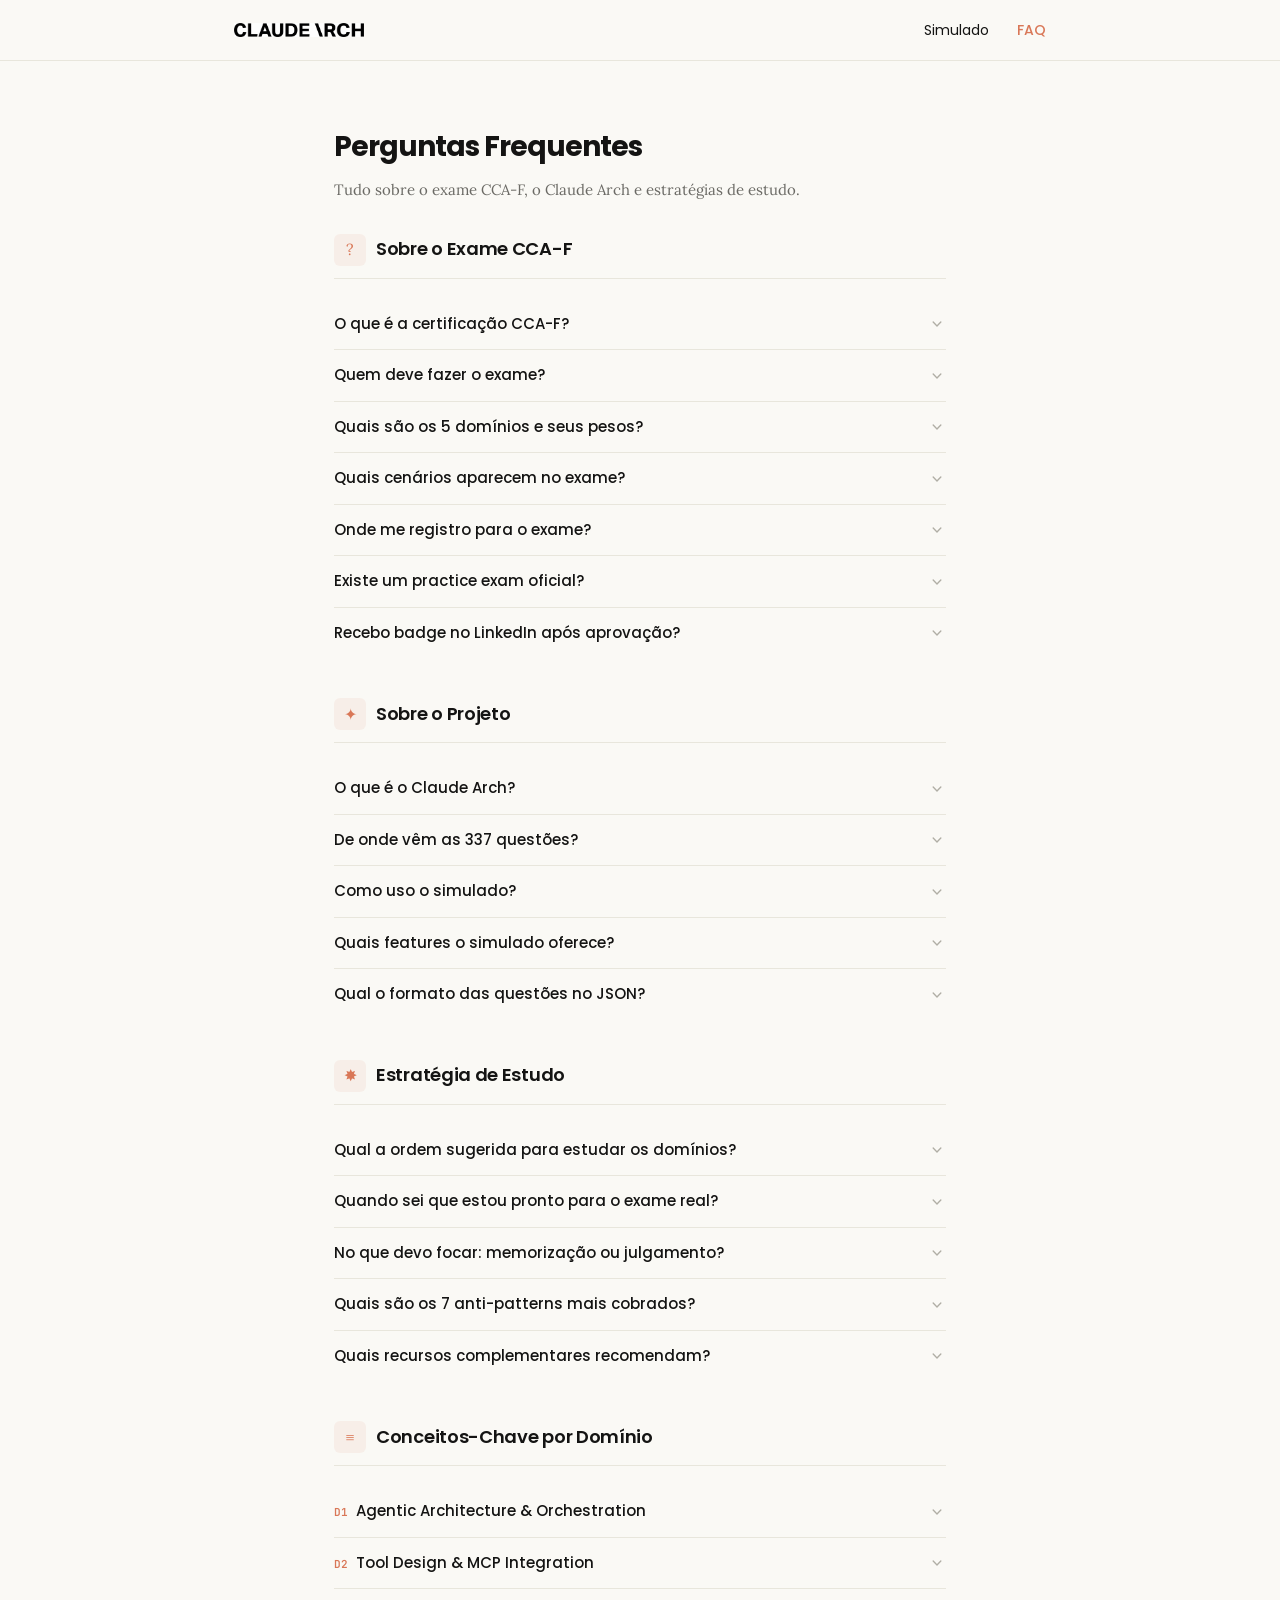
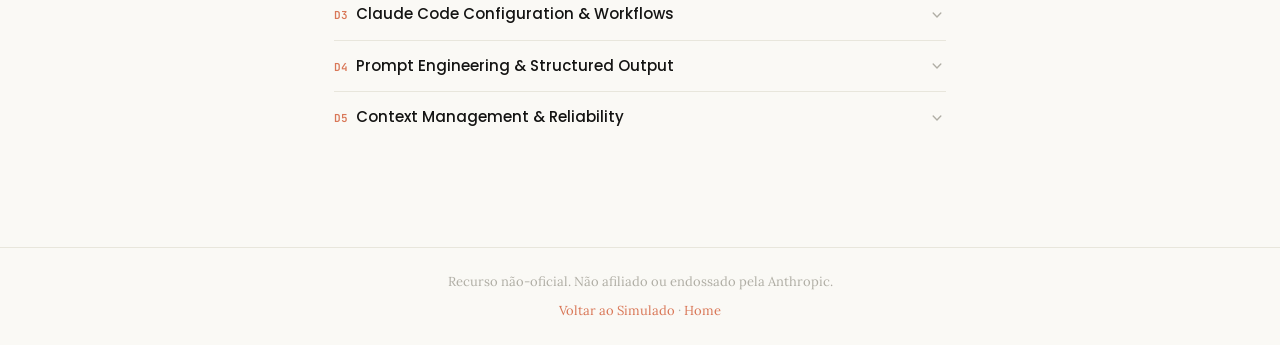
<file: faq.html>
<!DOCTYPE html>
<html lang="pt-BR">
<head>
<meta charset="UTF-8">
<meta name="viewport" content="width=device-width, initial-scale=1.0">
<title>Claude Arch — FAQ</title>
<link rel="icon" type="image/x-icon" href="favicon.ico" />
<link rel="icon" type="image/png" sizes="32x32" href="favicon-32x32.png" />
<link rel="icon" type="image/png" sizes="16x16" href="favicon-16x16.png" />
<link rel="apple-touch-icon" sizes="180x180" href="apple-touch-icon.png" />
<link rel="manifest" href="site.webmanifest" />
<meta name="description" content="337 questões gratuitas para a certificação CCA-F. 5 domínios, score escalado e feedback imediato." />
<meta name="theme-color" content="#faf9f5" />
<meta property="og:title" content="Claude Arch — Simulado CCA-F" />
<meta property="og:description" content="337 questões gratuitas para a certificação CCA-F. 5 domínios, score escalado e feedback imediato." />
<meta property="og:image" content="https://felipebossolani.github.io/claude-arch/og-image.png" />
<meta property="og:type" content="website" />
<meta name="twitter:card" content="summary_large_image" />
<meta name="twitter:title" content="Claude Arch — Simulado CCA-F" />
<meta name="twitter:description" content="337 questões gratuitas para a certificação CCA-F. 5 domínios, score escalado e feedback imediato." />
<meta name="twitter:image" content="https://felipebossolani.github.io/claude-arch/og-image.png" />
<link href="https://fonts.googleapis.com/css2?family=JetBrains+Mono:wght@400;500;700&family=Poppins:wght@400;500;600;700&family=Lora:ital,wght@0,400;0,500;0,600;0,700;1,400;1,500&display=swap" rel="stylesheet">
<link rel="stylesheet" href="styles.css">
<style>
.container { max-width: 660px; }

/* Hero */
.hero { padding: 40px 0 32px; }
.hero-title {
  font-size: 28px; font-weight: 700; letter-spacing: -1px; margin-bottom: 8px;
}
.hero-subtitle { color: var(--text-secondary); font-size: 15px; }

/* Section */
.section { margin-bottom: 40px; }
.section-header {
  display: flex; align-items: center; gap: 10px; margin-bottom: 20px;
  padding-bottom: 12px; border-bottom: 1px solid var(--border);
}
.section-icon {
  width: 32px; height: 32px; border-radius: 6px;
  display: flex; align-items: center; justify-content: center;
  font-size: 16px; flex-shrink: 0;
  background: rgba(217,119,87,0.08); color: var(--accent-orange);
}
.section-title {
  font-size: 18px; font-weight: 600; letter-spacing: -0.3px;
}

/* Accordion */
.faq-item {
  border-bottom: 1px solid var(--border);
  overflow: hidden; transition: border-color 0.2s;
}
.faq-item:last-child { border-bottom: none; }
.faq-question {
  padding: 14px 0; cursor: pointer; user-select: none;
  display: flex; align-items: center; justify-content: space-between; gap: 16px;
  font-family: 'Poppins', Arial, sans-serif;
  font-weight: 500; font-size: 15px; line-height: 1.5;
}
.faq-question:hover { color: var(--accent-orange); }
.faq-chevron {
  flex-shrink: 0; width: 18px; height: 18px;
  transition: transform 0.25s ease;
  color: var(--text-muted);
}
.faq-item.open .faq-chevron { transform: rotate(180deg); }
.faq-answer { max-height: 0; overflow: hidden; transition: max-height 0.35s ease; }
.faq-answer-inner {
  padding: 0 0 16px;
  font-size: 14px; color: var(--text-secondary); line-height: 1.7;
}
.faq-answer-inner p { margin-bottom: 10px; }
.faq-answer-inner p:last-child { margin-bottom: 0; }
.faq-answer-inner strong { color: var(--text-primary); }
.faq-answer-inner code {
  background: rgba(106,155,204,0.1); padding: 2px 6px; border-radius: 4px;
  font-size: 13px; color: #5a87b5;
}
.faq-answer-inner a { color: var(--accent-orange); text-decoration: none; }
.faq-answer-inner a:hover { text-decoration: underline; }
.faq-answer-inner ul, .faq-answer-inner ol { margin: 8px 0 12px 20px; }
.faq-answer-inner li { margin-bottom: 4px; }

/* Domain table */
.domain-table { width: 100%; border-collapse: collapse; margin: 12px 0; font-size: 13px; }
.domain-table th {
  text-align: left; padding: 6px 10px; font-weight: 600;
  border-bottom: 1px solid var(--border); color: var(--text-muted);
  font-family: 'JetBrains Mono', monospace; font-size: 11px; text-transform: uppercase; letter-spacing: 0.5px;
}
.domain-table td { padding: 6px 10px; border-bottom: 1px solid var(--border); }
.domain-badge {
  font-family: 'JetBrains Mono', monospace;
  font-size: 11px; font-weight: 600; color: var(--accent-orange);
}

/* Info box */
.info-box {
  background: rgba(106,155,204,0.06);
  border-left: 3px solid var(--accent-blue);
  border-radius: 0 6px 6px 0;
  padding: 10px 14px; margin: 10px 0; font-size: 13px;
}
.warning-box {
  background: rgba(217,119,87,0.06);
  border-left: 3px solid var(--accent-orange);
  border-radius: 0 6px 6px 0;
  padding: 10px 14px; margin: 10px 0; font-size: 13px;
}

/* Footer */
.footer {
  border-top: 1px solid var(--border);
  padding: 24px 0; margin-top: 40px;
  text-align: center; font-size: 13px; color: var(--text-muted);
}
.footer a { color: var(--accent-orange); text-decoration: none; }
.footer a:hover { text-decoration: underline; }

@media (max-width: 640px) {
  .hero-title { font-size: 22px; }
  .faq-question { font-size: 14px; }
}
</style>
</head>
<body>

<header class="header">
  <div class="header-inner">
    <a href="index.html" class="logo">
      <img class="logo-icon" src="logo.png" alt="Claude Arch" />
    </a>
    <button class="nav-toggle" aria-label="Menu" onclick="document.querySelector('.nav').classList.toggle('open')">
      <svg viewBox="0 0 24 24" fill="none" stroke-width="2" stroke-linecap="round"><line x1="3" y1="6" x2="21" y2="6"/><line x1="3" y1="12" x2="21" y2="12"/><line x1="3" y1="18" x2="21" y2="18"/></svg>
    </button>
    <nav class="nav" aria-label="Navegação principal">
      <a href="simulado.html" class="nav-link">Simulado</a>
      <a href="faq.html" class="nav-link nav-link--active">FAQ</a>
    </nav>
  </div>
</header>

<main class="container">
  <div class="hero">
    <h1 class="hero-title">Perguntas Frequentes</h1>
    <p class="hero-subtitle">Tudo sobre o exame CCA-F, o Claude Arch e estratégias de estudo.</p>
  </div>

  <!-- ═══════════════════════════════════ -->
  <!-- SOBRE O EXAME CCA-F               -->
  <!-- ═══════════════════════════════════ -->
  <div class="section">
    <div class="section-header">
      <div class="section-icon" aria-hidden="true">?</div>
      <h2 class="section-title">Sobre o Exame CCA-F</h2>
    </div>

    <div class="faq-item">
      <div class="faq-question" role="button" tabindex="0" aria-expanded="false">
        O que é a certificação CCA-F?
        <svg class="faq-chevron" viewBox="0 0 20 20" fill="currentColor"><path fill-rule="evenodd" d="M5.23 7.21a.75.75 0 011.06.02L10 11.168l3.71-3.938a.75.75 0 111.08 1.04l-4.25 4.5a.75.75 0 01-1.08 0l-4.25-4.5a.75.75 0 01.02-1.06z"/></svg>
      </div>
      <div class="faq-answer"><div class="faq-answer-inner">
        <p>A <strong>Claude Certified Architect — Foundations (CCA-F)</strong> é a certificação de nível 301 da Anthropic para arquitetos de soluções que trabalham com Claude.</p>
        <table class="domain-table">
          <tr><td><strong>Formato</strong></td><td>60 questões de múltipla escolha</td></tr>
          <tr><td><strong>Duração</strong></td><td>120 minutos</td></tr>
          <tr><td><strong>Score mínimo</strong></td><td>720 / 1000 (escala de 100–1000)</td></tr>
          <tr><td><strong>Custo</strong></td><td>$99 USD</td></tr>
          <tr><td><strong>Tentativas</strong></td><td>1 tentativa por compra</td></tr>
          <tr><td><strong>Proctoring</strong></td><td>Online, via ProctorFree</td></tr>
        </table>
        <p>Após aprovação, você recebe um badge digital para adicionar ao LinkedIn.</p>
      </div></div>
    </div>

    <div class="faq-item">
      <div class="faq-question" role="button" tabindex="0" aria-expanded="false">
        Quem deve fazer o exame?
        <svg class="faq-chevron" viewBox="0 0 20 20" fill="currentColor"><path fill-rule="evenodd" d="M5.23 7.21a.75.75 0 011.06.02L10 11.168l3.71-3.938a.75.75 0 111.08 1.04l-4.25 4.5a.75.75 0 01-1.08 0l-4.25-4.5a.75.75 0 01.02-1.06z"/></svg>
      </div>
      <div class="faq-answer"><div class="faq-answer-inner">
        <p>O exame é voltado para <strong>solution architects</strong> com pelo menos <strong>6 meses de experiência prática</strong> com o ecossistema Claude, incluindo:</p>
        <ul>
          <li>Claude APIs (Messages API, tool use)</li>
          <li>Agent SDK e padrões de agentes</li>
          <li>Claude Code (CLI, configuração, workflows)</li>
          <li>Model Context Protocol (MCP)</li>
        </ul>
        <p>Se você é desenvolvedor, CTO ou tech lead que usa Claude em produção, este é o exame certo.</p>
      </div></div>
    </div>

    <div class="faq-item">
      <div class="faq-question" role="button" tabindex="0" aria-expanded="false">
        Quais são os 5 domínios e seus pesos?
        <svg class="faq-chevron" viewBox="0 0 20 20" fill="currentColor"><path fill-rule="evenodd" d="M5.23 7.21a.75.75 0 011.06.02L10 11.168l3.71-3.938a.75.75 0 111.08 1.04l-4.25 4.5a.75.75 0 01-1.08 0l-4.25-4.5a.75.75 0 01.02-1.06z"/></svg>
      </div>
      <div class="faq-answer"><div class="faq-answer-inner">
        <table class="domain-table">
          <thead><tr><th>Domínio</th><th>Título</th><th>Peso</th></tr></thead>
          <tbody>
            <tr><td><span class="domain-badge">D1</span></td><td>Agentic Architecture &amp; Orchestration</td><td><strong>27%</strong></td></tr>
            <tr><td><span class="domain-badge">D2</span></td><td>Tool Design &amp; MCP Integration</td><td><strong>18%</strong></td></tr>
            <tr><td><span class="domain-badge">D3</span></td><td>Claude Code Configuration &amp; Workflows</td><td><strong>20%</strong></td></tr>
            <tr><td><span class="domain-badge">D4</span></td><td>Prompt Engineering &amp; Structured Output</td><td><strong>20%</strong></td></tr>
            <tr><td><span class="domain-badge">D5</span></td><td>Context Management &amp; Reliability</td><td><strong>15%</strong></td></tr>
          </tbody>
        </table>
        <p>D1 sozinho vale mais de um quarto do exame — é o domínio mais importante.</p>
      </div></div>
    </div>

    <div class="faq-item">
      <div class="faq-question" role="button" tabindex="0" aria-expanded="false">
        Quais cenários aparecem no exame?
        <svg class="faq-chevron" viewBox="0 0 20 20" fill="currentColor"><path fill-rule="evenodd" d="M5.23 7.21a.75.75 0 011.06.02L10 11.168l3.71-3.938a.75.75 0 111.08 1.04l-4.25 4.5a.75.75 0 01-1.08 0l-4.25-4.5a.75.75 0 01.02-1.06z"/></svg>
      </div>
      <div class="faq-answer"><div class="faq-answer-inner">
        <p>Existem <strong>6 cenários</strong> no banco do exame. Em cada tentativa, <strong>4 são sorteados</strong>:</p>
        <ol>
          <li><strong>Customer Support Resolution Agent</strong> — loops agênticos, tool design, escalation</li>
          <li><strong>Code Generation with Claude Code</strong> — CLAUDE.md, plan mode, slash commands</li>
          <li><strong>Multi-Agent Research System</strong> — coordinator patterns, error propagation, context</li>
          <li><strong>Developer Productivity with Claude</strong> — built-in tools, MCP integration</li>
          <li><strong>Claude Code for CI/CD</strong> — non-interactive mode, structured output, batch</li>
          <li><strong>Structured Data Extraction</strong> — JSON schemas, validation loops, human review</li>
        </ol>
        <p>As questões são contextualizadas dentro desses cenários, exigindo julgamento arquitetural aplicado.</p>
      </div></div>
    </div>

    <div class="faq-item">
      <div class="faq-question" role="button" tabindex="0" aria-expanded="false">
        Onde me registro para o exame?
        <svg class="faq-chevron" viewBox="0 0 20 20" fill="currentColor"><path fill-rule="evenodd" d="M5.23 7.21a.75.75 0 011.06.02L10 11.168l3.71-3.938a.75.75 0 111.08 1.04l-4.25 4.5a.75.75 0 01-1.08 0l-4.25-4.5a.75.75 0 01.02-1.06z"/></svg>
      </div>
      <div class="faq-answer"><div class="faq-answer-inner">
        <p>O registro é feito na <a href="https://anthropic.skilljar.com" target="_blank" rel="noopener noreferrer">Anthropic Academy (anthropic.skilljar.com)</a>. Lá você encontra os cursos preparatórios gratuitos e o link para comprar o voucher do exame ($99).</p>
      </div></div>
    </div>

    <div class="faq-item">
      <div class="faq-question" role="button" tabindex="0" aria-expanded="false">
        Existe um practice exam oficial?
        <svg class="faq-chevron" viewBox="0 0 20 20" fill="currentColor"><path fill-rule="evenodd" d="M5.23 7.21a.75.75 0 011.06.02L10 11.168l3.71-3.938a.75.75 0 111.08 1.04l-4.25 4.5a.75.75 0 01-1.08 0l-4.25-4.5a.75.75 0 01.02-1.06z"/></svg>
      </div>
      <div class="faq-answer"><div class="faq-answer-inner">
        <p>Sim. A Anthropic disponibiliza um <strong>practice exam com 60 questões</strong> no Skilljar, gratuito. Ele simula o formato real do exame.</p>
        <div class="info-box">
          <strong>Dica:</strong> Tente tirar <strong>900+ no practice exam</strong> antes de agendar o exame real. Se você está consistentemente acima de 900, provavelmente está pronto.
        </div>
      </div></div>
    </div>

    <div class="faq-item">
      <div class="faq-question" role="button" tabindex="0" aria-expanded="false">
        Recebo badge no LinkedIn após aprovação?
        <svg class="faq-chevron" viewBox="0 0 20 20" fill="currentColor"><path fill-rule="evenodd" d="M5.23 7.21a.75.75 0 011.06.02L10 11.168l3.71-3.938a.75.75 0 111.08 1.04l-4.25 4.5a.75.75 0 01-1.08 0l-4.25-4.5a.75.75 0 01.02-1.06z"/></svg>
      </div>
      <div class="faq-answer"><div class="faq-answer-inner">
        <p>Sim. Após aprovação, a Anthropic emite um <strong>badge digital</strong> que pode ser adicionado ao seu perfil do LinkedIn como credencial verificável.</p>
      </div></div>
    </div>
  </div>

  <!-- ═══════════════════════════════════ -->
  <!-- SOBRE O STUDY LAB                  -->
  <!-- ═══════════════════════════════════ -->
  <div class="section">
    <div class="section-header">
      <div class="section-icon" aria-hidden="true">&#x2726;</div>
      <h2 class="section-title">Sobre o Projeto</h2>
    </div>

    <div class="faq-item">
      <div class="faq-question" role="button" tabindex="0" aria-expanded="false">
        O que é o Claude Arch?
        <svg class="faq-chevron" viewBox="0 0 20 20" fill="currentColor"><path fill-rule="evenodd" d="M5.23 7.21a.75.75 0 011.06.02L10 11.168l3.71-3.938a.75.75 0 111.08 1.04l-4.25 4.5a.75.75 0 01-1.08 0l-4.25-4.5a.75.75 0 01.02-1.06z"/></svg>
      </div>
      <div class="faq-answer"><div class="faq-answer-inner">
        <p>Um <strong>ferramenta de estudos não-oficial</strong> com um simulado interativo para a certificação CCA-F. Criado por e para a comunidade de devs que estão se preparando para o exame.</p>
        <div class="warning-box">
          <strong>Aviso:</strong> Este projeto não é afiliado nem endossado pela Anthropic.
        </div>
      </div></div>
    </div>

    <div class="faq-item">
      <div class="faq-question" role="button" tabindex="0" aria-expanded="false">
        De onde vêm as 337 questões?
        <svg class="faq-chevron" viewBox="0 0 20 20" fill="currentColor"><path fill-rule="evenodd" d="M5.23 7.21a.75.75 0 011.06.02L10 11.168l3.71-3.938a.75.75 0 111.08 1.04l-4.25 4.5a.75.75 0 01-1.08 0l-4.25-4.5a.75.75 0 01.02-1.06z"/></svg>
      </div>
      <div class="faq-answer"><div class="faq-answer-inner">
        <p>As questões foram coletadas e deduplicadas de <strong>6 fontes</strong>:</p>
        <table class="domain-table">
          <thead><tr><th>Fonte</th><th>Qtd</th><th>Origem</th></tr></thead>
          <tbody>
            <tr><td>official-exam-guide</td><td>11</td><td>Anthropic Exam Guide</td></tr>
            <tr><td>community-generated</td><td>45</td><td>Baseadas nos task statements</td></tr>
            <tr><td>sgridworks</td><td>100</td><td><a href="https://github.com/SGridworks/claude-certified-architect-training" target="_blank" rel="noopener noreferrer">SGridworks repo</a></td></tr>
            <tr><td>sgridworks-fullexam</td><td>49</td><td>SGridworks full exam</td></tr>
            <tr><td>olivier-alter</td><td>74</td><td><a href="https://github.com/OlivierAlter/Claude-Certified-Architect-Foundations-Certification-Exam" target="_blank" rel="noopener noreferrer">OlivierAlter repo</a></td></tr>
            <tr><td>paullarionov</td><td>58</td><td><a href="https://github.com/paullarionov/claude-certified-architect" target="_blank" rel="noopener noreferrer">PaulLarionov repo</a></td></tr>
          </tbody>
        </table>
      </div></div>
    </div>

    <div class="faq-item">
      <div class="faq-question" role="button" tabindex="0" aria-expanded="false">
        Como uso o simulado?
        <svg class="faq-chevron" viewBox="0 0 20 20" fill="currentColor"><path fill-rule="evenodd" d="M5.23 7.21a.75.75 0 011.06.02L10 11.168l3.71-3.938a.75.75 0 111.08 1.04l-4.25 4.5a.75.75 0 01-1.08 0l-4.25-4.5a.75.75 0 01.02-1.06z"/></svg>
      </div>
      <div class="faq-answer"><div class="faq-answer-inner">
        <p>Abra o <a href="simulado.html">simulado</a> no navegador (funciona offline, zero dependências). Na tela inicial:</p>
        <ol>
          <li><strong>Selecione domínios</strong> — escolha D1–D5 individualmente ou todos</li>
          <li><strong>Modo de feedback</strong> — <code>Imediato</code> (revela ao clicar) ou <code>No final</code> (confirma antes)</li>
          <li><strong>Ordem</strong> — <code>Embaralhar</code> ou <code>Sequencial</code></li>
          <li>Clique <strong>Iniciar</strong></li>
        </ol>
      </div></div>
    </div>

    <div class="faq-item">
      <div class="faq-question" role="button" tabindex="0" aria-expanded="false">
        Quais features o simulado oferece?
        <svg class="faq-chevron" viewBox="0 0 20 20" fill="currentColor"><path fill-rule="evenodd" d="M5.23 7.21a.75.75 0 011.06.02L10 11.168l3.71-3.938a.75.75 0 111.08 1.04l-4.25 4.5a.75.75 0 01-1.08 0l-4.25-4.5a.75.75 0 01.02-1.06z"/></svg>
      </div>
      <div class="faq-answer"><div class="faq-answer-inner">
        <ul>
          <li><strong>Score escalado</strong> — 100 a 1000 (mesmo formato do exame real)</li>
          <li><strong>Breakdown por domínio</strong> — veja onde está forte e onde precisa melhorar</li>
          <li><strong>Refazer erradas</strong> — embaralha apenas as questões que você errou para drill down</li>
          <li><strong>Funciona offline</strong> — HTML self-contained, sem server</li>
          <li><strong>Explicações detalhadas</strong> — cada questão tem explicação da resposta correta e por que as alternativas estão erradas</li>
        </ul>
      </div></div>
    </div>

    <div class="faq-item">
      <div class="faq-question" role="button" tabindex="0" aria-expanded="false">
        Qual o formato das questões no JSON?
        <svg class="faq-chevron" viewBox="0 0 20 20" fill="currentColor"><path fill-rule="evenodd" d="M5.23 7.21a.75.75 0 011.06.02L10 11.168l3.71-3.938a.75.75 0 111.08 1.04l-4.25 4.5a.75.75 0 01-1.08 0l-4.25-4.5a.75.75 0 01.02-1.06z"/></svg>
      </div>
      <div class="faq-answer"><div class="faq-answer-inner">
        <p>Cada questão em <code>all_questions.json</code> segue este schema:</p>
        <pre style="background:var(--bg-hover);padding:16px;border-radius:8px;overflow-x:auto;margin:12px 0;font-size:13px;line-height:1.5;"><code>{
  "id": "D1-001",
  "source": "official-exam-guide",
  "scenario": "Customer Support Resolution Agent",
  "task_statement": "1.4",
  "question": "Texto da pergunta...",
  "options": { "A": "...", "B": "...", "C": "...", "D": "..." },
  "correct": "A",
  "explanation": "Explicação detalhada...",
  "domain": "D1"
}</code></pre>
      </div></div>
    </div>
  </div>

  <!-- ═══════════════════════════════════ -->
  <!-- ESTRATÉGIA DE ESTUDO               -->
  <!-- ═══════════════════════════════════ -->
  <div class="section">
    <div class="section-header">
      <div class="section-icon" aria-hidden="true">&#x2738;</div>
      <h2 class="section-title">Estratégia de Estudo</h2>
    </div>

    <div class="faq-item">
      <div class="faq-question" role="button" tabindex="0" aria-expanded="false">
        Qual a ordem sugerida para estudar os domínios?
        <svg class="faq-chevron" viewBox="0 0 20 20" fill="currentColor"><path fill-rule="evenodd" d="M5.23 7.21a.75.75 0 011.06.02L10 11.168l3.71-3.938a.75.75 0 111.08 1.04l-4.25 4.5a.75.75 0 01-1.08 0l-4.25-4.5a.75.75 0 01.02-1.06z"/></svg>
      </div>
      <div class="faq-answer"><div class="faq-answer-inner">
        <p><strong>Por peso no exame:</strong></p>
        <ol>
          <li><span class="domain-badge">D1</span> Agentic Architecture — <strong>27%</strong> (maior peso, comece aqui)</li>
          <li><span class="domain-badge">D3</span> Claude Code Config — <strong>20%</strong></li>
          <li><span class="domain-badge">D4</span> Prompt Engineering — <strong>20%</strong></li>
          <li><span class="domain-badge">D2</span> Tool Design &amp; MCP — <strong>18%</strong></li>
          <li><span class="domain-badge">D5</span> Context &amp; Reliability — <strong>15%</strong></li>
        </ol>
        <p><strong>Alternativa — por familiaridade:</strong> se você já usa Claude Code no dia a dia, comece por D3 para consolidar o que já sabe, e depois ataque D1.</p>
      </div></div>
    </div>

    <div class="faq-item">
      <div class="faq-question" role="button" tabindex="0" aria-expanded="false">
        Quando sei que estou pronto para o exame real?
        <svg class="faq-chevron" viewBox="0 0 20 20" fill="currentColor"><path fill-rule="evenodd" d="M5.23 7.21a.75.75 0 011.06.02L10 11.168l3.71-3.938a.75.75 0 111.08 1.04l-4.25 4.5a.75.75 0 01-1.08 0l-4.25-4.5a.75.75 0 01.02-1.06z"/></svg>
      </div>
      <div class="faq-answer"><div class="faq-answer-inner">
        <p>Faça o <strong>practice exam oficial no Skilljar</strong>. Se você tirar consistentemente <strong>900+</strong>, provavelmente está pronto.</p>
        <div class="info-box">
          O exame real tem 60 questões e exige 720 para aprovação. Uma margem de 180 pontos (900 vs 720) dá confiança suficiente para lidar com questões mais difíceis ou cenários desconhecidos.
        </div>
      </div></div>
    </div>

    <div class="faq-item">
      <div class="faq-question" role="button" tabindex="0" aria-expanded="false">
        No que devo focar: memorização ou julgamento?
        <svg class="faq-chevron" viewBox="0 0 20 20" fill="currentColor"><path fill-rule="evenodd" d="M5.23 7.21a.75.75 0 011.06.02L10 11.168l3.71-3.938a.75.75 0 111.08 1.04l-4.25 4.5a.75.75 0 01-1.08 0l-4.25-4.5a.75.75 0 01.02-1.06z"/></svg>
      </div>
      <div class="faq-answer"><div class="faq-answer-inner">
        <p><strong>Julgamento arquitetural.</strong> O exame não testa se você decorou APIs — ele testa se você sabe escolher a abordagem certa para cada situação. Muitas questões apresentam opções que "parecem certas" mas são anti-patterns.</p>
        <p>Foque em entender <strong>por que</strong> cada alternativa errada está errada, não apenas qual é a correta.</p>
      </div></div>
    </div>

    <div class="faq-item">
      <div class="faq-question" role="button" tabindex="0" aria-expanded="false">
        Quais são os 7 anti-patterns mais cobrados?
        <svg class="faq-chevron" viewBox="0 0 20 20" fill="currentColor"><path fill-rule="evenodd" d="M5.23 7.21a.75.75 0 011.06.02L10 11.168l3.71-3.938a.75.75 0 111.08 1.04l-4.25 4.5a.75.75 0 01-1.08 0l-4.25-4.5a.75.75 0 01.02-1.06z"/></svg>
      </div>
      <div class="faq-answer"><div class="faq-answer-inner">
        <ol>
          <li><strong>Parsing natural language para loop termination</strong> — usar <code>stop_reason</code> em vez de tentar interpretar texto</li>
          <li><strong>Arbitrary iteration caps</strong> — limites fixos sem critério de convergência real</li>
          <li><strong>Prompt-only enforcement para business rules</strong> — regras críticas precisam de enforcement programático, não apenas instruções no prompt</li>
          <li><strong>Subagent context leakage</strong> — agentes filhos não devem vazar contexto entre si sem controle</li>
          <li><strong>Ambiguous tool descriptions</strong> — descriptions são o mecanismo primário de seleção de tools pelo modelo</li>
          <li><strong>Self-review no mesmo contexto</strong> — o modelo revisando seu próprio output no mesmo context window tende a confirmar erros</li>
          <li><strong>Progressive summarization sem preservar dados críticos</strong> — sumarização que descarta informações essenciais</li>
        </ol>
      </div></div>
    </div>

    <div class="faq-item">
      <div class="faq-question" role="button" tabindex="0" aria-expanded="false">
        Quais recursos complementares recomendam?
        <svg class="faq-chevron" viewBox="0 0 20 20" fill="currentColor"><path fill-rule="evenodd" d="M5.23 7.21a.75.75 0 011.06.02L10 11.168l3.71-3.938a.75.75 0 111.08 1.04l-4.25 4.5a.75.75 0 01-1.08 0l-4.25-4.5a.75.75 0 01.02-1.06z"/></svg>
      </div>
      <div class="faq-answer"><div class="faq-answer-inner">
        <ul>
          <li><a href="https://anthropic.skilljar.com" target="_blank" rel="noopener noreferrer">Anthropic Academy</a> — cursos oficiais gratuitos + practice exam</li>
          <li><a href="https://github.com/SGridworks/claude-certified-architect-training" target="_blank" rel="noopener noreferrer">SGridworks RPG</a> — treinamento gamificado</li>
          <li><a href="https://claudecertifications.com" target="_blank" rel="noopener noreferrer">claudecertifications.com</a> — 25 questões grátis + study guides</li>
          <li><a href="https://www.certsafari.com/anthropic/claude-certified-architect" target="_blank" rel="noopener noreferrer">CertSafari</a> — 360 flashcards</li>
        </ul>
      </div></div>
    </div>
  </div>

  <!-- ═══════════════════════════════════ -->
  <!-- CONCEITOS-CHAVE POR DOMÍNIO        -->
  <!-- ═══════════════════════════════════ -->
  <div class="section">
    <div class="section-header">
      <div class="section-icon" aria-hidden="true">&#x2261;</div>
      <h2 class="section-title">Conceitos-Chave por Domínio</h2>
    </div>

    <div class="faq-item">
      <div class="faq-question" role="button" tabindex="0" aria-expanded="false">
        <span><span class="domain-badge">D1</span>&nbsp; Agentic Architecture &amp; Orchestration</span>
        <svg class="faq-chevron" viewBox="0 0 20 20" fill="currentColor"><path fill-rule="evenodd" d="M5.23 7.21a.75.75 0 011.06.02L10 11.168l3.71-3.938a.75.75 0 111.08 1.04l-4.25 4.5a.75.75 0 01-1.08 0l-4.25-4.5a.75.75 0 01.02-1.06z"/></svg>
      </div>
      <div class="faq-answer"><div class="faq-answer-inner">
        <ul>
          <li><code>stop_reason</code> — use <code>tool_use</code> vs <code>end_turn</code> para controlar loops agênticos (nunca parse NL)</li>
          <li><strong>Hub-and-spoke</strong> — padrão de coordenação com agente central que delega para subagentes especializados</li>
          <li><strong>Task tool</strong> — mecanismo para criar e gerenciar subagentes com contexto isolado</li>
          <li><code>allowedTools</code> — restringe quais tools cada agente/subagente pode usar</li>
          <li><strong>PostToolUse hooks</strong> — interceptam resultados de tools para validação, logging ou transformação</li>
          <li><strong>Context isolation</strong> — subagentes devem operar com contexto separado para evitar leakage</li>
        </ul>
      </div></div>
    </div>

    <div class="faq-item">
      <div class="faq-question" role="button" tabindex="0" aria-expanded="false">
        <span><span class="domain-badge">D2</span>&nbsp; Tool Design &amp; MCP Integration</span>
        <svg class="faq-chevron" viewBox="0 0 20 20" fill="currentColor"><path fill-rule="evenodd" d="M5.23 7.21a.75.75 0 011.06.02L10 11.168l3.71-3.938a.75.75 0 111.08 1.04l-4.25 4.5a.75.75 0 01-1.08 0l-4.25-4.5a.75.75 0 01.02-1.06z"/></svg>
      </div>
      <div class="faq-answer"><div class="faq-answer-inner">
        <ul>
          <li><strong>Tool descriptions</strong> — mecanismo primário de seleção; descriptions claras e específicas > nomes genéricos</li>
          <li><code>isError</code> flag — indica ao modelo que o resultado da tool é um erro (permite recovery inteligente)</li>
          <li><code>errorCategory</code> — categorize erros: <code>transient</code>, <code>validation</code>, <code>permission</code>, <code>business_logic</code></li>
          <li><code>tool_choice</code> — controla seleção: <code>auto</code> (modelo decide), <code>any</code> (deve usar alguma tool), <code>forced</code> (tool específica)</li>
          <li><code>.mcp.json</code> vs <code>~/.claude.json</code> — configuração de MCP servers por projeto vs global</li>
        </ul>
      </div></div>
    </div>

    <div class="faq-item">
      <div class="faq-question" role="button" tabindex="0" aria-expanded="false">
        <span><span class="domain-badge">D3</span>&nbsp; Claude Code Configuration &amp; Workflows</span>
        <svg class="faq-chevron" viewBox="0 0 20 20" fill="currentColor"><path fill-rule="evenodd" d="M5.23 7.21a.75.75 0 011.06.02L10 11.168l3.71-3.938a.75.75 0 111.08 1.04l-4.25 4.5a.75.75 0 01-1.08 0l-4.25-4.5a.75.75 0 01.02-1.06z"/></svg>
      </div>
      <div class="faq-answer"><div class="faq-answer-inner">
        <ul>
          <li><strong>CLAUDE.md hierarchy</strong> — 3 níveis: <code>~/.claude/CLAUDE.md</code> (user) → <code>projeto/CLAUDE.md</code> (project) → <code>subdir/CLAUDE.md</code> (directory)</li>
          <li><code>.claude/rules/</code> — rules com glob patterns para aplicação condicional por tipo de arquivo</li>
          <li><code>.claude/commands/</code> vs <code>.claude/skills/</code> — commands são slash commands customizados; skills têm SKILL.md com frontmatter</li>
          <li><strong>SKILL.md frontmatter</strong> — <code>context: fork</code>, <code>allowed-tools</code>, <code>argument-hint</code> controlam execução</li>
          <li><code>-p</code> flag — modo non-interactive para CI/CD (pipe prompt via stdin ou argumento)</li>
        </ul>
      </div></div>
    </div>

    <div class="faq-item">
      <div class="faq-question" role="button" tabindex="0" aria-expanded="false">
        <span><span class="domain-badge">D4</span>&nbsp; Prompt Engineering &amp; Structured Output</span>
        <svg class="faq-chevron" viewBox="0 0 20 20" fill="currentColor"><path fill-rule="evenodd" d="M5.23 7.21a.75.75 0 011.06.02L10 11.168l3.71-3.938a.75.75 0 111.08 1.04l-4.25 4.5a.75.75 0 01-1.08 0l-4.25-4.5a.75.75 0 01.02-1.06z"/></svg>
      </div>
      <div class="faq-answer"><div class="faq-answer-inner">
        <ul>
          <li><strong>Explicit criteria > vague instructions</strong> — "avalie de 1–5 com estes critérios" > "dê feedback"</li>
          <li><strong>Few-shot para format variation</strong> — exemplos concretos são mais eficazes que descrições de formato</li>
          <li><code>tool_use</code> garante <strong>schema compliance mas NÃO semantic accuracy</strong> — o JSON vai ser válido, mas o conteúdo pode estar errado</li>
          <li><strong>Enum + "other" + detail field</strong> — padrão para categorização flexível sem perder dados inesperados</li>
          <li><strong>Validation-retry loops</strong> — valide output programaticamente e peça correção se inválido</li>
        </ul>
      </div></div>
    </div>

    <div class="faq-item">
      <div class="faq-question" role="button" tabindex="0" aria-expanded="false">
        <span><span class="domain-badge">D5</span>&nbsp; Context Management &amp; Reliability</span>
        <svg class="faq-chevron" viewBox="0 0 20 20" fill="currentColor"><path fill-rule="evenodd" d="M5.23 7.21a.75.75 0 011.06.02L10 11.168l3.71-3.938a.75.75 0 111.08 1.04l-4.25 4.5a.75.75 0 01-1.08 0l-4.25-4.5a.75.75 0 01.02-1.06z"/></svg>
      </div>
      <div class="faq-answer"><div class="faq-answer-inner">
        <ul>
          <li><strong>Lost in the middle effect</strong> — informações no meio de contextos longos são mais facilmente ignoradas</li>
          <li><strong>Progressive summarization risks</strong> — cada rodada de sumarização pode descartar dados que pareciam irrelevantes mas eram críticos</li>
          <li><strong>Information provenance</strong> — rastreie a origem de cada dado para auditoria e debugging</li>
          <li><strong>Confidence self-reporting</strong> — peça ao modelo para reportar seu nível de confiança junto com a resposta</li>
          <li><strong>Graceful degradation com annotated gaps</strong> — quando informação falta, continue operando mas marque explicitamente o que está faltando</li>
        </ul>
      </div></div>
    </div>
  </div>
</main>

<footer class="footer">
  <p>Recurso não-oficial. Não afiliado ou endossado pela Anthropic.</p>
  <p style="margin-top:8px;"><a href="simulado.html">Voltar ao Simulado</a> · <a href="index.html">Home</a></p>
</footer>

<script>
function toggle(el) {
  const item = el.parentElement;
  const answer = item.querySelector('.faq-answer');
  const isOpen = item.classList.contains('open');

  if (isOpen) {
    answer.style.maxHeight = '0';
    item.classList.remove('open');
    el.setAttribute('aria-expanded', 'false');
  } else {
    answer.style.maxHeight = answer.scrollHeight + 'px';
    item.classList.add('open');
    el.setAttribute('aria-expanded', 'true');
  }
}
document.querySelectorAll('.faq-question').forEach(q => {
  q.addEventListener('click', () => toggle(q));
  q.addEventListener('keydown', e => { if (e.key === 'Enter' || e.key === ' ') { e.preventDefault(); toggle(q); } });
});
</script>
</body>
</html>
</file>
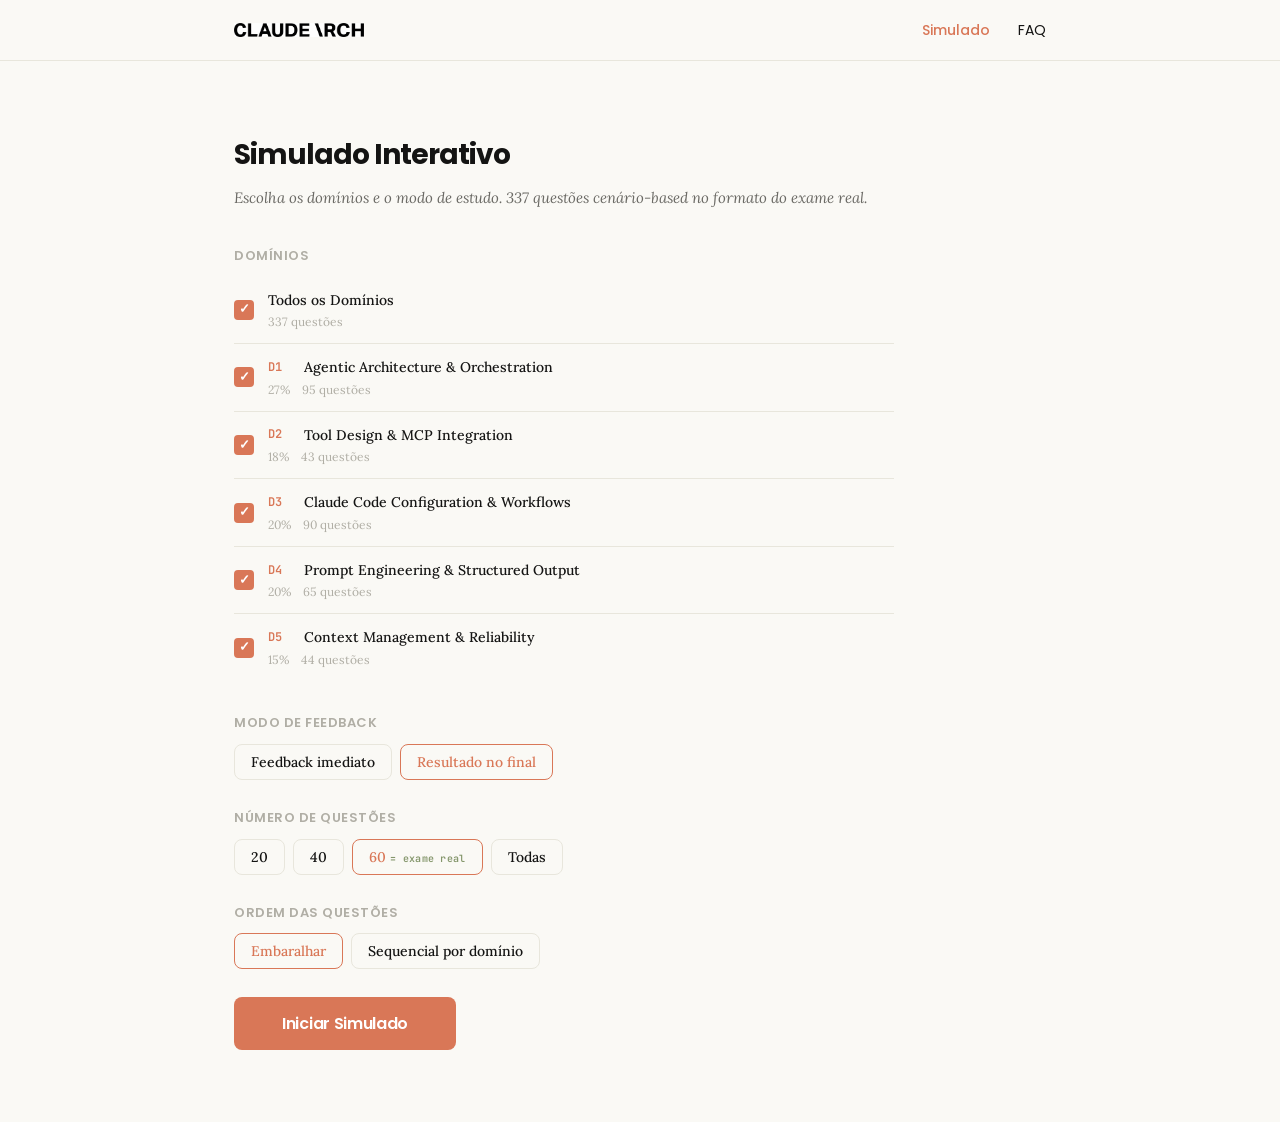
<file: simulado.html>
<!DOCTYPE html>
<html lang="pt-BR">
<head>
<meta charset="UTF-8">
<meta name="viewport" content="width=device-width, initial-scale=1.0">
<title>Claude Arch</title>
<link rel="icon" type="image/x-icon" href="favicon.ico" />
<link rel="icon" type="image/png" sizes="32x32" href="favicon-32x32.png" />
<link rel="icon" type="image/png" sizes="16x16" href="favicon-16x16.png" />
<link rel="apple-touch-icon" sizes="180x180" href="apple-touch-icon.png" />
<link rel="manifest" href="site.webmanifest" />
<meta name="description" content="337 questões gratuitas para a certificação CCA-F. 5 domínios, score escalado e feedback imediato." />
<meta name="theme-color" content="#faf9f5" />
<meta property="og:title" content="Claude Arch — Simulado CCA-F" />
<meta property="og:description" content="337 questões gratuitas para a certificação CCA-F. 5 domínios, score escalado e feedback imediato." />
<meta property="og:image" content="https://felipebossolani.github.io/claude-arch/og-image.png" />
<meta property="og:type" content="website" />
<meta property="og:url" content="https://felipebossolani.github.io/claude-arch/simulado.html" />
<link rel="canonical" href="https://felipebossolani.github.io/claude-arch/simulado.html" />
<meta name="twitter:card" content="summary_large_image" />
<meta name="twitter:title" content="Claude Arch — Simulado CCA-F" />
<meta name="twitter:description" content="337 questões gratuitas para a certificação CCA-F. 5 domínios, score escalado e feedback imediato." />
<meta name="twitter:image" content="https://felipebossolani.github.io/claude-arch/og-image.png" />
<link rel="preconnect" href="https://fonts.googleapis.com">
<link rel="preconnect" href="https://fonts.gstatic.com" crossorigin>
<link href="https://fonts.googleapis.com/css2?family=JetBrains+Mono:wght@400;500;700&family=Poppins:wght@400;500;600;700&family=Lora:ital,wght@0,400;0,500;0,600;0,700;1,400;1,500&display=swap" rel="stylesheet">
<link rel="stylesheet" href="styles.css">
<style>
.results-label, .review-title {
  font-family: 'Poppins', Arial, sans-serif;
}
.stats-bar {
  display: flex; gap: 20px; align-items: center; font-size: 13px;
}
.stat { display: flex; align-items: center; gap: 6px; color: var(--text-secondary); }
.stat-val { font-weight: 600; color: var(--text-primary); font-family: 'JetBrains Mono', monospace; }
.stat-correct .stat-val { color: var(--accent-green); }
.stat-wrong .stat-val { color: var(--accent-red); }

/* Setup screen */
.setup-screen { padding: 48px 0; max-width: 660px; }
.setup-title {
  font-size: 28px; font-weight: 700; letter-spacing: -1px;
  margin-bottom: 8px;
}
.setup-subtitle {
  color: var(--text-secondary); margin-bottom: 36px; font-size: 15px;
  font-style: italic;
}
.domain-grid { display: grid; gap: 0; margin-bottom: 32px; }
.domain-card {
  display: flex; align-items: center; gap: 14px;
  padding: 12px 0; border-bottom: 1px solid var(--border);
  cursor: pointer; transition: all 0.15s;
  user-select: none;
}
.domain-card:last-child { border-bottom: none; }
.domain-card:hover { background: var(--bg-hover); margin: 0 -12px; padding: 12px 12px; border-radius: var(--radius); }
.domain-card.selected .domain-check { background: var(--accent-orange); border-color: var(--accent-orange); }
.domain-card.selected .domain-check::after { opacity: 1; }
.domain-check {
  width: 20px; height: 20px; border-radius: 4px;
  border: 2px solid var(--border-active); flex-shrink: 0;
  display: flex; align-items: center; justify-content: center;
  transition: all 0.15s; position: relative;
}
.domain-check::after {
  content: '✓'; color: white; font-size: 13px; font-weight: 700;
  opacity: 0; transition: opacity 0.15s;
}
.domain-info { flex: 1; }
.domain-label {
  font-weight: 500; font-size: 14px; margin-bottom: 1px;
}
.domain-meta { font-size: 12px; color: var(--text-muted); display: flex; gap: 12px; }
.domain-badge {
  font-family: 'JetBrains Mono', monospace;
  font-size: 12px; font-weight: 600; color: var(--accent-orange);
  width: 28px; flex-shrink: 0;
}

.mode-section { margin-bottom: 28px; }
.mode-label {
  font-size: 13px; font-weight: 600; margin-bottom: 10px;
  color: var(--text-muted); text-transform: uppercase; letter-spacing: 0.5px;
  font-family: 'Poppins', Arial, sans-serif;
}
.mode-options { display: flex; gap: 8px; flex-wrap: wrap; }
.mode-btn {
  padding: 8px 16px; border-radius: var(--radius);
  border: 1px solid var(--border); background: transparent;
  color: var(--text-primary); cursor: pointer; font-size: 14px;
  font-family: 'Lora', Georgia, serif; font-weight: 500;
  transition: all 0.15s;
}
.mode-btn:hover { border-color: var(--border-active); }
.mode-btn.selected { border-color: var(--accent-orange); color: var(--accent-orange); }
.exam-badge {
  display: inline-block; font-size: 10px; font-weight: 600; letter-spacing: 0.3px;
  color: var(--accent-green); opacity: 0.9;
  font-family: 'JetBrains Mono', monospace;
}

.start-btn {
  padding: 14px 48px; border-radius: var(--radius);
  border: none; background: var(--accent-orange);
  color: white; font-size: 16px; font-weight: 600; cursor: pointer;
  font-family: 'Poppins', Arial, sans-serif; transition: background 0.15s;
  letter-spacing: -0.3px;
}
.start-btn:hover { background: #c4694c; }
.start-btn:disabled { opacity: 0.4; cursor: not-allowed; }

/* Question screen */
.question-screen { padding: 20px 0; }
.progress-bar {
  height: 4px; background: var(--border); border-radius: 2px;
  margin-bottom: 24px; overflow: hidden;
}
.progress-fill {
  height: 100%; border-radius: 2px; transition: width 0.4s ease;
  background: var(--accent-orange);
}
.q-meta {
  display: flex; align-items: center; gap: 12px; margin-bottom: 16px;
  font-size: 13px; color: var(--text-muted);
}
.q-number { font-weight: 600; color: var(--text-secondary); font-family: 'JetBrains Mono', monospace; }
.q-domain-tag {
  padding: 2px 10px; border-radius: 20px; font-size: 11px; font-weight: 600;
}
.q-scenario {
  padding: 12px 16px; background: rgba(106,155,204,0.06);
  border-left: 3px solid var(--accent-blue); border-radius: 0 8px 8px 0;
  margin-bottom: 20px; font-size: 13px; color: var(--text-secondary);
}
.q-text {
  font-size: 17px; font-weight: 500; line-height: 1.65;
  margin-bottom: 24px; letter-spacing: -0.2px;
}
.q-text code {
  background: rgba(106,155,204,0.1); padding: 2px 6px; border-radius: 4px;
  font-size: 14px; color: #5a87b5;
}

/* Options */
.options { display: grid; gap: 10px; margin-bottom: 24px; }
.option {
  background: var(--bg-card); border: 1px solid var(--border);
  border-radius: var(--radius); padding: 16px 20px;
  cursor: pointer; transition: all 0.2s;
  display: flex; gap: 14px; align-items: flex-start;
}
.option:hover:not(.disabled) { border-color: var(--border-active); background: var(--bg-hover); }
.option.selected { border-color: var(--accent-orange); background: rgba(217,119,87,0.05); }
.option.correct { border-color: var(--accent-green); background: rgba(120,140,93,0.05); }
.option.wrong { border-color: var(--accent-red); background: rgba(196,92,74,0.05); }
.option.disabled { cursor: default; opacity: 0.7; }
.option.disabled.correct { opacity: 1; }
.option.disabled.selected.wrong { opacity: 1; }
.option-letter {
  width: 28px; height: 28px; border-radius: 8px;
  background: var(--bg-primary); border: 1px solid var(--border);
  display: flex; align-items: center; justify-content: center;
  font-weight: 600; font-size: 13px; flex-shrink: 0;
  font-family: 'JetBrains Mono', monospace;
  transition: all 0.2s;
}
.option.selected .option-letter { background: var(--accent-orange); border-color: var(--accent-orange); color: white; }
.option.correct .option-letter { background: var(--accent-green); border-color: var(--accent-green); color: white; }
.option.wrong .option-letter { background: var(--accent-red); border-color: var(--accent-red); color: white; }
.option-text { font-size: 14px; line-height: 1.55; padding-top: 3px; }

/* Explanation */
.explanation {
  background: var(--bg-card); border: 1px solid var(--border);
  border-radius: var(--radius); padding: 20px;
  margin-bottom: 24px; animation: fadeIn 0.3s ease;
}
.explanation-header {
  display: flex; align-items: center; gap: 8px;
  margin-bottom: 10px; font-weight: 600; font-size: 14px;
  font-family: 'Poppins', Arial, sans-serif;
}
.explanation-icon { font-size: 18px; }
.explanation-correct { color: var(--accent-green); }
.explanation-wrong { color: var(--accent-red); }
.explanation-text { font-size: 14px; color: var(--text-secondary); line-height: 1.6; }
.explanation-task {
  margin-top: 12px; padding-top: 12px; border-top: 1px solid var(--border);
  font-size: 12px; color: var(--text-muted);
}

.nav-btn {
  padding: 12px 32px; border-radius: var(--radius);
  border: 1px solid var(--accent-orange); background: transparent;
  color: var(--accent-orange); font-size: 14px; font-weight: 600;
  cursor: pointer; font-family: 'Poppins', Arial, sans-serif;
  transition: all 0.2s;
}
.nav-btn:hover { background: rgba(217,119,87,0.05); }
.nav-btn.primary { background: var(--accent-orange); color: white; border-color: var(--accent-orange); }
.nav-btn.primary:hover { background: #c4694c; }
.nav-row {
  display: flex; justify-content: flex-end; gap: 12px;
  position: sticky; bottom: 0; z-index: 50;
  background: var(--bg-primary); padding: 16px 0;
  border-top: 1px solid var(--border);
}

/* Results */
.results-screen { padding: 40px 0; }
.results-header { text-align: center; margin-bottom: 40px; }
.results-score {
  font-size: 72px; font-weight: 700; font-family: 'Poppins', Arial, sans-serif;
  letter-spacing: -3px; margin-bottom: 8px;
}
.results-pass { color: var(--accent-green); }
.results-fail { color: var(--accent-red); }
.results-label { font-size: 18px; color: var(--text-secondary); margin-bottom: 4px; }
.results-verdict {
  font-size: 14px; padding: 6px 16px; border-radius: 20px;
  display: inline-block; font-weight: 600;
  font-family: 'Poppins', Arial, sans-serif;
}
.verdict-pass { background: rgba(120,140,93,0.15); color: var(--accent-green); }
.verdict-fail { background: rgba(196,92,74,0.15); color: var(--accent-red); }

.domain-results { margin-bottom: 32px; }
.domain-result-row {
  display: flex; align-items: center; gap: 12px;
  padding: 12px 0; border-bottom: 1px solid var(--border);
}
.domain-result-label { flex: 1; font-size: 14px; }
.domain-result-bar { width: 200px; height: 6px; background: var(--border); border-radius: 3px; overflow: hidden; }
.domain-result-fill { height: 100%; border-radius: 3px; transition: width 0.6s ease; }
.domain-result-pct { font-family: 'JetBrains Mono', monospace; font-size: 13px; font-weight: 600; width: 45px; text-align: right; }

.review-section { margin-top: 32px; }
.review-title { font-size: 18px; font-weight: 600; margin-bottom: 16px; }
.review-item {
  background: var(--bg-card); border-radius: var(--radius);
  padding: 16px; margin-bottom: 8px; border-left: 3px solid;
}
.review-item.review-correct { border-color: var(--accent-green); }
.review-item.review-wrong { border-color: var(--accent-red); }
.review-q { font-size: 13px; color: var(--text-secondary); margin-bottom: 6px; }
.review-answer { font-size: 13px; }

@keyframes fadeIn { from { opacity: 0; transform: translateY(8px); } to { opacity: 1; transform: translateY(0); } }

@media (max-width: 640px) {
  .header-inner { gap: 12px; }
  .stats-bar { flex-wrap: wrap; gap: 12px; }
  .setup-title { font-size: 24px; }
  .q-text { font-size: 15px; }
  .results-score { font-size: 56px; }
  .domain-result-bar { width: 120px; }
  .mode-options { flex-direction: column; }
}
</style>
</head>
<body>

<header class="header">
  <div class="header-inner">
    <a href="index.html" class="logo">
      <img class="logo-icon" src="logo.png" alt="Claude Arch" />
    </a>
    <div class="stats-bar" id="statsBar" style="display:none;" aria-live="polite">
      <div class="stat"><span>Q</span> <span class="stat-val" id="statCurrent">0</span>/<span class="stat-val" id="statTotal">0</span></div>
      <div class="stat stat-correct">✓ <span class="stat-val" id="statCorrect">0</span></div>
      <div class="stat stat-wrong">✗ <span class="stat-val" id="statWrong">0</span></div>
    </div>
    <button class="nav-toggle" aria-label="Menu" onclick="document.querySelector('.nav').classList.toggle('open')">
      <svg viewBox="0 0 24 24" fill="none" stroke-width="2" stroke-linecap="round"><line x1="3" y1="6" x2="21" y2="6"/><line x1="3" y1="12" x2="21" y2="12"/><line x1="3" y1="18" x2="21" y2="18"/></svg>
    </button>
    <nav class="nav" aria-label="Navegação principal">
      <a href="simulado.html" class="nav-link nav-link--active">Simulado</a>
      <a href="faq.html" class="nav-link">FAQ</a>
    </nav>
  </div>
</header>

<main class="container">
  <!-- Setup Screen -->
  <div id="setupScreen" class="setup-screen">
    <h1 class="setup-title">Simulado Interativo</h1>
    <div class="setup-subtitle">Escolha os domínios e o modo de estudo. 337 questões cenário-based no formato do exame real.</div>
    <div id="loadingState" style="text-align:center;padding:40px 0;color:var(--text-muted);">Carregando questões...</div>

    <div class="mode-label">Domínios</div>
    <div class="domain-grid" id="domainGrid"></div>

    <div class="mode-section">
      <div class="mode-label">Modo de feedback</div>
      <div class="mode-options">
        <button class="mode-btn" data-mode="immediate" onclick="setMode('immediate', this)">Feedback imediato</button>
        <button class="mode-btn selected" data-mode="end" onclick="setMode('end', this)">Resultado no final</button>
      </div>
    </div>

    <div class="mode-section">
      <div class="mode-label">Número de questões</div>
      <div class="mode-options">
        <button class="mode-btn" data-count="20" onclick="setCount(20, this)">20</button>
        <button class="mode-btn" data-count="40" onclick="setCount(40, this)">40</button>
        <button class="mode-btn selected" data-count="60" onclick="setCount(60, this)">60 <span class="exam-badge">= exame real</span></button>
        <button class="mode-btn" data-count="0" onclick="setCount(0, this)">Todas</button>
      </div>
    </div>

    <div class="mode-section">
      <div class="mode-label">Ordem das questões</div>
      <div class="mode-options">
        <button class="mode-btn selected" data-order="shuffle" onclick="setOrder('shuffle', this)">Embaralhar</button>
        <button class="mode-btn" data-order="sequential" onclick="setOrder('sequential', this)">Sequencial por domínio</button>
      </div>
    </div>

    <button class="start-btn" id="startBtn" onclick="startQuiz()">Iniciar Simulado</button>
  </div>

  <!-- Question Screen -->
  <div id="questionScreen" class="question-screen" style="display:none;" tabindex="-1"></div>

  <!-- Results Screen -->
  <div id="resultsScreen" class="results-screen" style="display:none;"></div>
</main>

<script>
// ═══════════════════════════════════════
// QUESTION BANK — embedded inline
// ═══════════════════════════════════════
let QUESTIONS = [];

fetch("all_questions.json")
  .then(r => r.json())
  .then(data => { QUESTIONS = data; document.getElementById('loadingState').style.display='none'; renderSetup(); })
  .catch(err => {
    const el = document.getElementById("setupScreen");
    el.innerHTML = '<div style="text-align:center;padding:60px 0;color:var(--accent-red)"><h2>Erro ao carregar questões</h2><p id="errorMsg"></p></div>';
    document.getElementById("errorMsg").textContent = err.message;
  });

// ═══════════════════════════════════════
// STATE
// ═══════════════════════════════════════
let state = {
  selectedDomains: new Set(['D1','D2','D3','D4','D5']),
  mode: 'end',
  questionCount: 60,
  order: 'shuffle',
  questions: [],
  currentIndex: 0,
  answers: [],
  correct: 0,
  wrong: 0,
  answered: false
};

const domainMeta = {
  D1: { title: 'Agentic Architecture & Orchestration', weight: '27%', badge: 'd1-badge', color: '#d97757' },
  D2: { title: 'Tool Design & MCP Integration', weight: '18%', badge: 'd2-badge', color: '#6a9bcc' },
  D3: { title: 'Claude Code Configuration & Workflows', weight: '20%', badge: 'd3-badge', color: '#788c5d' },
  D4: { title: 'Prompt Engineering & Structured Output', weight: '20%', badge: 'd4-badge', color: '#6b6a65' },
  D5: { title: 'Context Management & Reliability', weight: '15%', badge: 'd5-badge', color: '#5a87b5' }
};

// ═══════════════════════════════════════
// SETUP
// ═══════════════════════════════════════
function renderSetup() {
  const grid = document.getElementById('domainGrid');
  grid.innerHTML = '';

  // "All" card
  const allCard = document.createElement('div');
  allCard.className = 'domain-card selected';
  allCard.dataset.domain = 'ALL';
  allCard.innerHTML = `
    <div class="domain-check"></div>
    <div class="domain-info">
      <div class="domain-label">Todos os Domínios</div>
      <div class="domain-meta"><span>${QUESTIONS.length} questões</span></div>
    </div>`;
  allCard.onclick = () => toggleDomain('ALL', allCard);
  grid.appendChild(allCard);

  for (const [key, meta] of Object.entries(domainMeta)) {
    const count = QUESTIONS.filter(q => q.domain === key).length;
    const card = document.createElement('div');
    card.className = 'domain-card selected';
    card.dataset.domain = key;
    card.innerHTML = `
      <div class="domain-check"></div>
      <div class="domain-info">
        <div class="domain-label" style="display:flex;align-items:center;gap:8px;">
          <span class="domain-badge ${meta.badge}">${key}</span> ${meta.title}
        </div>
        <div class="domain-meta"><span>${meta.weight}</span><span>${count} questões</span></div>
      </div>`;
    card.onclick = () => toggleDomain(key, card);
    grid.appendChild(card);
  }
}

function toggleDomain(domain, card) {
  if (domain === 'ALL') {
    const allSelected = state.selectedDomains.size === 5;
    if (allSelected) {
      state.selectedDomains.clear();
    } else {
      state.selectedDomains = new Set(['D1','D2','D3','D4','D5']);
    }
  } else {
    if (state.selectedDomains.has(domain)) state.selectedDomains.delete(domain);
    else state.selectedDomains.add(domain);
  }
  // Update UI
  document.querySelectorAll('.domain-card').forEach(c => {
    const d = c.dataset.domain;
    if (d === 'ALL') {
      c.classList.toggle('selected', state.selectedDomains.size === 5);
    } else {
      c.classList.toggle('selected', state.selectedDomains.has(d));
    }
  });
  document.getElementById('startBtn').disabled = state.selectedDomains.size === 0;
}

function setCount(count, btn) {
  state.questionCount = count;
  btn.parentElement.querySelectorAll('.mode-btn').forEach(b => b.classList.remove('selected'));
  btn.classList.add('selected');
}
function setMode(mode, btn) {
  state.mode = mode;
  btn.parentElement.querySelectorAll('.mode-btn').forEach(b => b.classList.remove('selected'));
  btn.classList.add('selected');
}
function setOrder(order, btn) {
  state.order = order;
  btn.parentElement.querySelectorAll('.mode-btn').forEach(b => b.classList.remove('selected'));
  btn.classList.add('selected');
}

// ═══════════════════════════════════════
// QUIZ
// ═══════════════════════════════════════
function shuffle(arr) {
  for (let i = arr.length - 1; i > 0; i--) {
    const j = Math.floor(Math.random() * (i + 1));
    [arr[i], arr[j]] = [arr[j], arr[i]];
  }
  return arr;
}

function selectProportional(questions, count) {
  const byDomain = {};
  questions.forEach(q => {
    if (!byDomain[q.domain]) byDomain[q.domain] = [];
    byDomain[q.domain].push(q);
  });
  const domains = Object.keys(byDomain);
  const total = questions.length;
  let result = [];
  let remaining = count;
  domains.forEach((d, i) => {
    const share = i < domains.length - 1
      ? Math.round(count * byDomain[d].length / total)
      : remaining;
    const picked = shuffle([...byDomain[d]]).slice(0, share);
    result = result.concat(picked);
    remaining -= picked.length;
  });
  return result;
}

function startQuiz() {
  let qs = QUESTIONS.filter(q => state.selectedDomains.has(q.domain));
  if (state.questionCount > 0 && qs.length > state.questionCount) {
    qs = selectProportional(qs, state.questionCount);
  }
  if (state.order === 'shuffle') {
    shuffle(qs);
  }
  state.questions = qs;
  state.currentIndex = 0;
  state.answers = new Array(qs.length).fill(null);
  state.correct = 0;
  state.wrong = 0;
  state.answered = false;

  document.getElementById('setupScreen').style.display = 'none';
  document.getElementById('questionScreen').style.display = 'block';
  document.getElementById('statsBar').style.display = 'flex';
  updateStats();
  renderQuestion();
}

function updateStats() {
  document.getElementById('statCurrent').textContent = state.currentIndex + 1;
  document.getElementById('statTotal').textContent = state.questions.length;
  document.getElementById('statCorrect').textContent = state.correct;
  document.getElementById('statWrong').textContent = state.wrong;
}

function renderQuestion() {
  const q = state.questions[state.currentIndex];
  const meta = domainMeta[q.domain];
  const pct = ((state.currentIndex) / state.questions.length * 100).toFixed(0);
  state.answered = false;

  const screen = document.getElementById('questionScreen');
  screen.innerHTML = `
    <div class="progress-bar"><div class="progress-fill" style="width:${pct}%"></div></div>
    <div class="q-meta">
      <span class="q-number">#${state.currentIndex + 1}</span>
      <span class="q-domain-tag ${meta.badge}" style="padding:3px 10px;border-radius:20px;font-size:11px;">${q.domain} — ${meta.title}</span>
      <span style="margin-left:auto;font-family:'JetBrains Mono',monospace;font-size:11px;">${q.id}</span>
    </div>
    ${q.scenario ? `<div class="q-scenario">Cenário: ${q.scenario}</div>` : ''}
    <div class="q-text">${formatCode(q.question)}</div>
    <div class="options" id="optionsContainer">
      ${['A','B','C','D'].map(letter => `
        <div class="option" data-letter="${letter}" onclick="selectOption('${letter}')">
          <div class="option-letter">${letter}</div>
          <div class="option-text">${formatCode(q.options[letter])}</div>
        </div>`).join('')}
    </div>
    <div id="explanationContainer"></div>
    <div class="nav-row" id="navRow">
      ${state.mode === 'end' ? `<button class="nav-btn primary" id="confirmBtn" onclick="confirmAnswer()" disabled>Confirmar</button>` : ''}
    </div>`;
  updateStats();
}

function formatCode(text) {
  return text.replace(/`([^`]+)`/g, '<code>$1</code>')
             .replace(/"([^"]+)"/g, '"$1"')
             .replace(/--(\w+)/g, '<code>--$1</code>');
}

function selectOption(letter) {
  if (state.answered) return;
  document.querySelectorAll('.option').forEach(o => o.classList.remove('selected'));
  document.querySelector(`.option[data-letter="${letter}"]`).classList.add('selected');
  state.answers[state.currentIndex] = letter;

  if (state.mode === 'immediate') {
    revealAnswer(letter);
  } else {
    const btn = document.getElementById('confirmBtn');
    if (btn) btn.disabled = false;
  }
}

function confirmAnswer() {
  const letter = state.answers[state.currentIndex];
  if (!letter) return;
  revealAnswer(letter);
}

function revealAnswer(letter) {
  state.answered = true;
  const q = state.questions[state.currentIndex];
  const isCorrect = letter === q.correct;
  if (isCorrect) state.correct++; else state.wrong++;

  document.querySelectorAll('.option').forEach(o => {
    o.classList.add('disabled');
    if (o.dataset.letter === q.correct) o.classList.add('correct');
    if (o.dataset.letter === letter && !isCorrect) o.classList.add('wrong');
  });

  const container = document.getElementById('explanationContainer');
  container.innerHTML = `
    <div class="explanation">
      <div class="explanation-header ${isCorrect ? 'explanation-correct' : 'explanation-wrong'}">
        <span class="explanation-icon">${isCorrect ? '✓' : '✗'}</span>
        ${isCorrect ? 'Correto!' : `Incorreto — resposta correta: ${q.correct}`}
      </div>
      <div class="explanation-text">${q.explanation}</div>
      <div class="explanation-task">Task Statement: ${q.task_statement} · Fonte: ${q.source}</div>
    </div>`;

  const navRow = document.getElementById('navRow');
  const isLast = state.currentIndex === state.questions.length - 1;
  navRow.innerHTML = isLast
    ? `<button class="nav-btn primary" onclick="showResults()">Ver Resultado Final</button>`
    : `<button class="nav-btn primary" onclick="nextQuestion()">Próxima</button>`;
  updateStats();
}

function nextQuestion() {
  state.currentIndex++;
  renderQuestion();
  window.scrollTo({ top: 0, behavior: 'smooth' });
  document.getElementById('questionScreen').focus();
}

// ═══════════════════════════════════════
// RESULTS
// ═══════════════════════════════════════
function showResults() {
  document.getElementById('questionScreen').style.display = 'none';
  document.getElementById('resultsScreen').style.display = 'block';

  const total = state.questions.length;
  const pct = Math.round((state.correct / total) * 100);
  const scaled = Math.round(100 + (state.correct / total) * 900);
  const pass = scaled >= 720;

  // Domain breakdown
  const domainStats = {};
  state.questions.forEach((q, i) => {
    if (!domainStats[q.domain]) domainStats[q.domain] = { correct: 0, total: 0 };
    domainStats[q.domain].total++;
    if (state.answers[i] === q.correct) domainStats[q.domain].correct++;
  });

  let domainRows = '';
  for (const [d, s] of Object.entries(domainStats)) {
    const dp = Math.round((s.correct / s.total) * 100);
    const meta = domainMeta[d];
    const barColor = dp >= 70 ? 'var(--accent-green)' : dp >= 50 ? 'var(--accent-orange)' : 'var(--accent-red)';
    domainRows += `
      <div class="domain-result-row">
        <span class="domain-badge ${meta.badge}" style="width:32px;text-align:center;">${d}</span>
        <span class="domain-result-label">${meta.title}</span>
        <div class="domain-result-bar"><div class="domain-result-fill" style="width:${dp}%;background:${barColor}"></div></div>
        <span class="domain-result-pct" style="color:${barColor}">${s.correct}/${s.total}</span>
      </div>`;
  }

  // Wrong answers review
  let wrongReview = '';
  state.questions.forEach((q, i) => {
    if (state.answers[i] !== q.correct) {
      wrongReview += `
        <div class="review-item review-wrong">
          <div class="review-q"><strong>${q.id}</strong> — ${q.question.substring(0, 120)}...</div>
          <div class="review-answer">Sua resposta: <strong>${state.answers[i] || '—'}</strong> · Correta: <strong>${q.correct}</strong></div>
        </div>`;
    }
  });

  document.getElementById('resultsScreen').innerHTML = `
    <div class="results-header">
      <div class="results-label">Score Escalado</div>
      <div class="results-score ${pass ? 'results-pass' : 'results-fail'}">${scaled}</div>
      <div class="results-verdict ${pass ? 'verdict-pass' : 'verdict-fail'}">${pass ? '✓ APROVADO' : '✗ REPROVADO'} · ${state.correct}/${total} (${pct}%) · Mínimo: 720</div>
    </div>
    <div class="domain-results">${domainRows}</div>
    ${wrongReview ? `
      <div class="review-section">
        <div class="review-title">Questões erradas — revise estes temas</div>
        ${wrongReview}
      </div>` : '<div style="text-align:center;color:var(--accent-green);font-size:18px;font-weight:600;padding:20px;">🎉 Perfeito! Nenhuma questão errada!</div>'}
    <div class="nav-row" style="margin-top:32px;">
      <button class="nav-btn" onclick="backToSetup()">← Voltar ao Menu</button>
      <button class="nav-btn primary" onclick="retryWrong()">Refazer Erradas</button>
    </div>`;
}

function backToSetup() {
  document.getElementById('resultsScreen').style.display = 'none';
  document.getElementById('setupScreen').style.display = 'block';
  document.getElementById('statsBar').style.display = 'none';
}

function retryWrong() {
  const wrongQs = state.questions.filter((q, i) => state.answers[i] !== q.correct);
  if (wrongQs.length === 0) { backToSetup(); return; }
  // Shuffle wrong questions
  for (let i = wrongQs.length - 1; i > 0; i--) {
    const j = Math.floor(Math.random() * (i + 1));
    [wrongQs[i], wrongQs[j]] = [wrongQs[j], wrongQs[i]];
  }
  state.questions = wrongQs;
  state.currentIndex = 0;
  state.answers = new Array(wrongQs.length).fill(null);
  state.correct = 0;
  state.wrong = 0;
  state.answered = false;
  document.getElementById('resultsScreen').style.display = 'none';
  document.getElementById('questionScreen').style.display = 'block';
  updateStats();
  renderQuestion();
}

// Warn before leaving during active quiz
window.addEventListener('beforeunload', e => {
  const resultsVisible = document.getElementById('resultsScreen').style.display !== 'none';
  if (state.questions.length > 0 && !resultsVisible) {
    e.preventDefault();
  }
});
</script>
</body>
</html>
</file>
<file: styles.css>
/* ═══════════════════════════════════════
   Shared styles — Claude Arch
   ═══════════════════════════════════════ */

:root {
  --bg-primary: #faf9f5;
  --bg-card: #ffffff;
  --bg-hover: #f5f4f0;
  --text-primary: #141413;
  --text-secondary: #6b6a65;
  --text-muted: #b0aea5;
  --accent-orange: #d97757;
  --accent-blue: #6a9bcc;
  --accent-green: #788c5d;
  --accent-red: #c45c4a;
  --border: #e8e6dc;
  --border-active: #b0aea5;
  --radius: 8px;
}

* { margin: 0; padding: 0; box-sizing: border-box; }

body {
  font-family: 'Lora', Georgia, serif;
  background: var(--bg-primary);
  color: var(--text-primary);
  min-height: 100vh;
  line-height: 1.6;
}

h1, h2, h3, h4, h5, h6 { font-family: 'Poppins', Arial, sans-serif; }
code, .mono { font-family: 'JetBrains Mono', monospace; }

/* Header */
.header {
  position: sticky; top: 0; z-index: 100;
  background: var(--bg-primary);
  border-bottom: 1px solid var(--border);
}
.header-inner {
  max-width: 860px; margin: 0 auto; padding: 0 24px;
  display: flex; align-items: center; justify-content: space-between;
  height: 60px;
}
.logo { display: flex; align-items: center; gap: 10px; text-decoration: none; }
.logo-icon { height: 14px; width: auto; object-fit: contain; }


/* Nav */
.nav { display: flex; align-items: center; gap: 28px; }
.nav-link {
  font-family: 'Poppins', Arial, sans-serif;
  font-size: 14px; font-weight: 400; color: var(--text-primary);
  text-decoration: none; transition: color 0.15s;
}
.nav-link:hover { color: var(--accent-orange); }
.nav-link--active { color: var(--accent-orange); font-weight: 500; }

/* Hamburger */
.nav-toggle { display: none; background: none; border: none; cursor: pointer; padding: 4px; }
.nav-toggle svg { width: 24px; height: 24px; stroke: var(--text-primary); }

@media (max-width: 640px) {
  .nav-toggle { display: block; }
  .nav {
    display: none; flex-direction: column; gap: 0;
    position: absolute; top: 60px; left: 0; right: 0;
    background: var(--bg-primary); border-bottom: 1px solid var(--border);
    padding: 8px 0;
  }
  .nav.open { display: flex; }
  .nav .nav-link {
    display: block; padding: 12px 24px; width: 100%;
    border-bottom: 1px solid var(--border);
  }
  .nav .nav-link:last-child { border-bottom: none; }
  .nav .nav-link:hover { background: var(--bg-hover); }
}

/* Main / Container */
.main { max-width: 660px; margin: 0 auto; padding: 0 24px; }
.container { max-width: 860px; margin: 0 auto; padding: 24px; }

/* Footer */
.footer { border-top: 1px solid var(--border); padding: 32px 0; }
.footer-inner {
  max-width: 860px; margin: 0 auto; padding: 0 24px;
  display: flex; flex-direction: column; align-items: center; gap: 16px;
}
.social-links { display: flex; gap: 24px; align-items: center; flex-wrap: wrap; justify-content: center; }
.social-link {
  display: flex; align-items: center; gap: 6px;
  color: var(--text-secondary); text-decoration: none; font-size: 13px; transition: color 0.15s;
}
.social-link:hover { color: var(--accent-orange); }
.social-link svg { width: 16px; height: 16px; fill: currentColor; }
.footer-disclaimer { font-size: 12px; color: var(--text-muted); text-align: center; }
</file>
